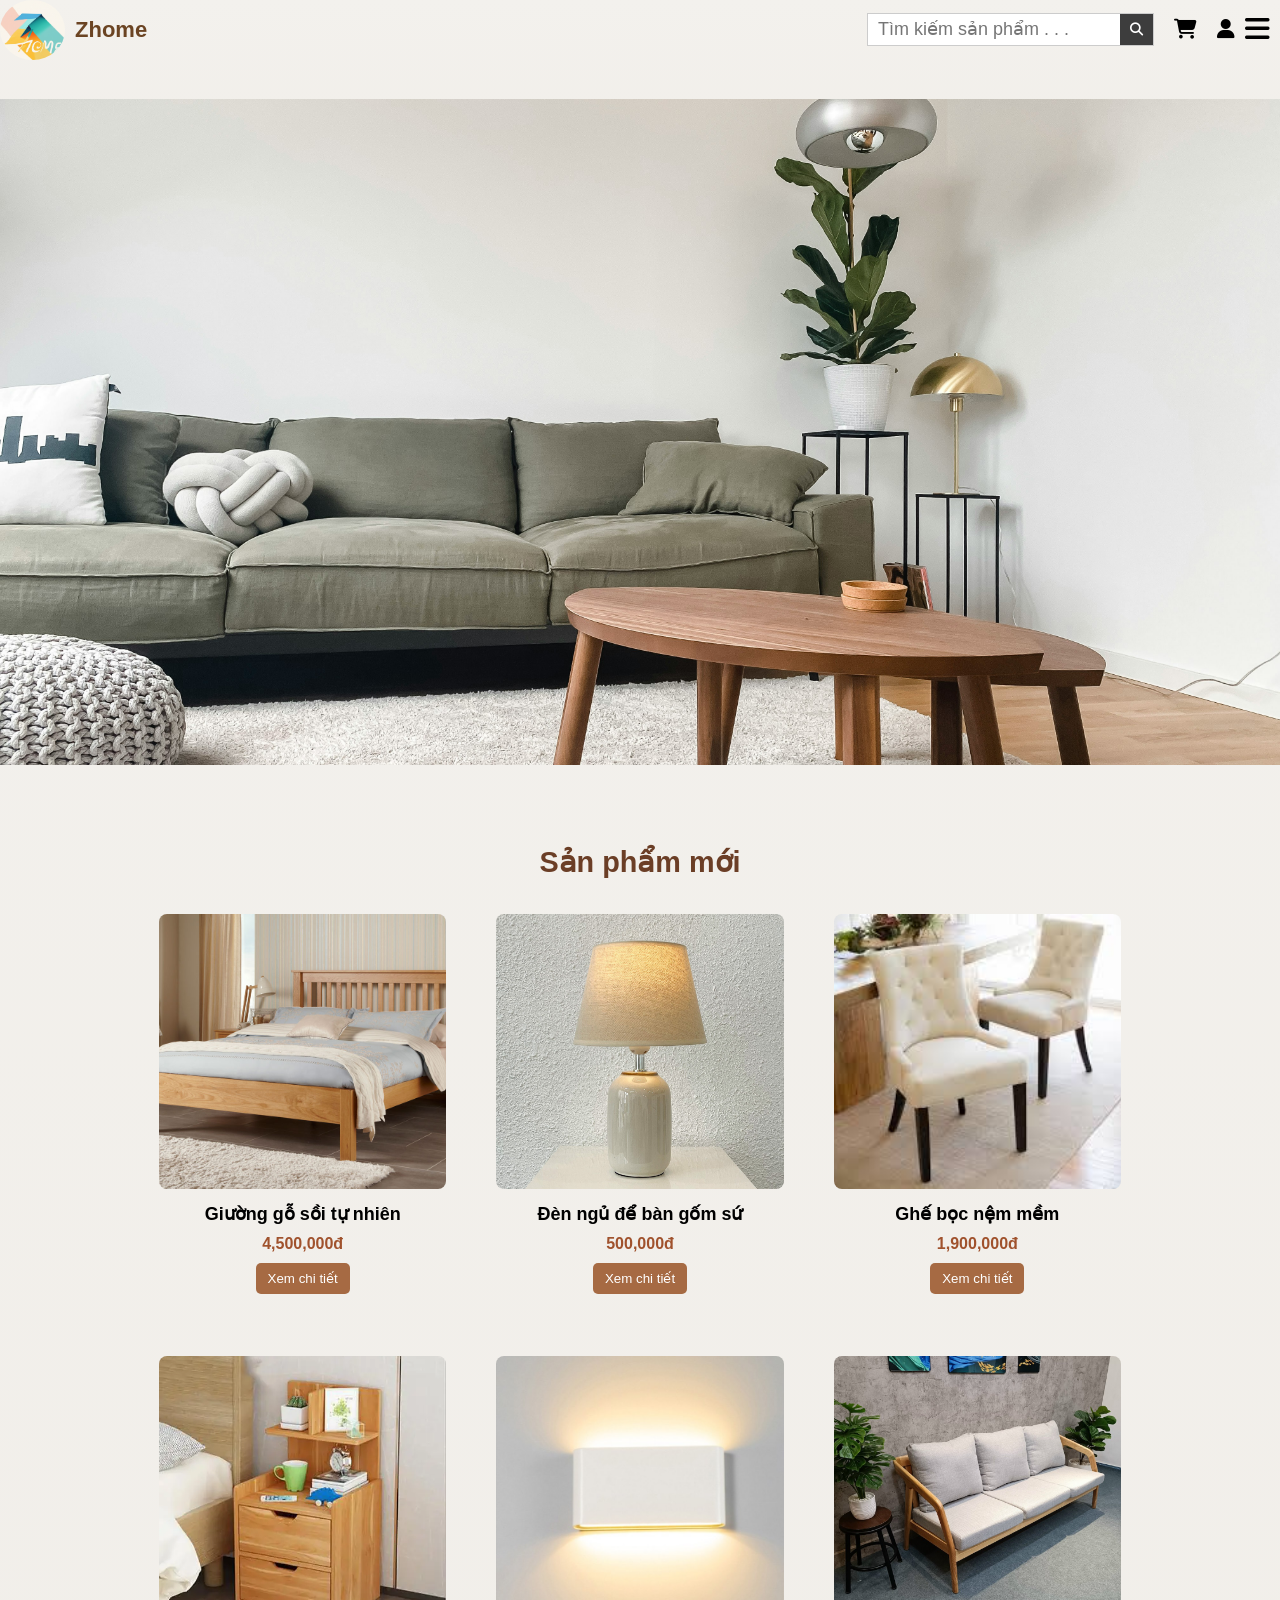
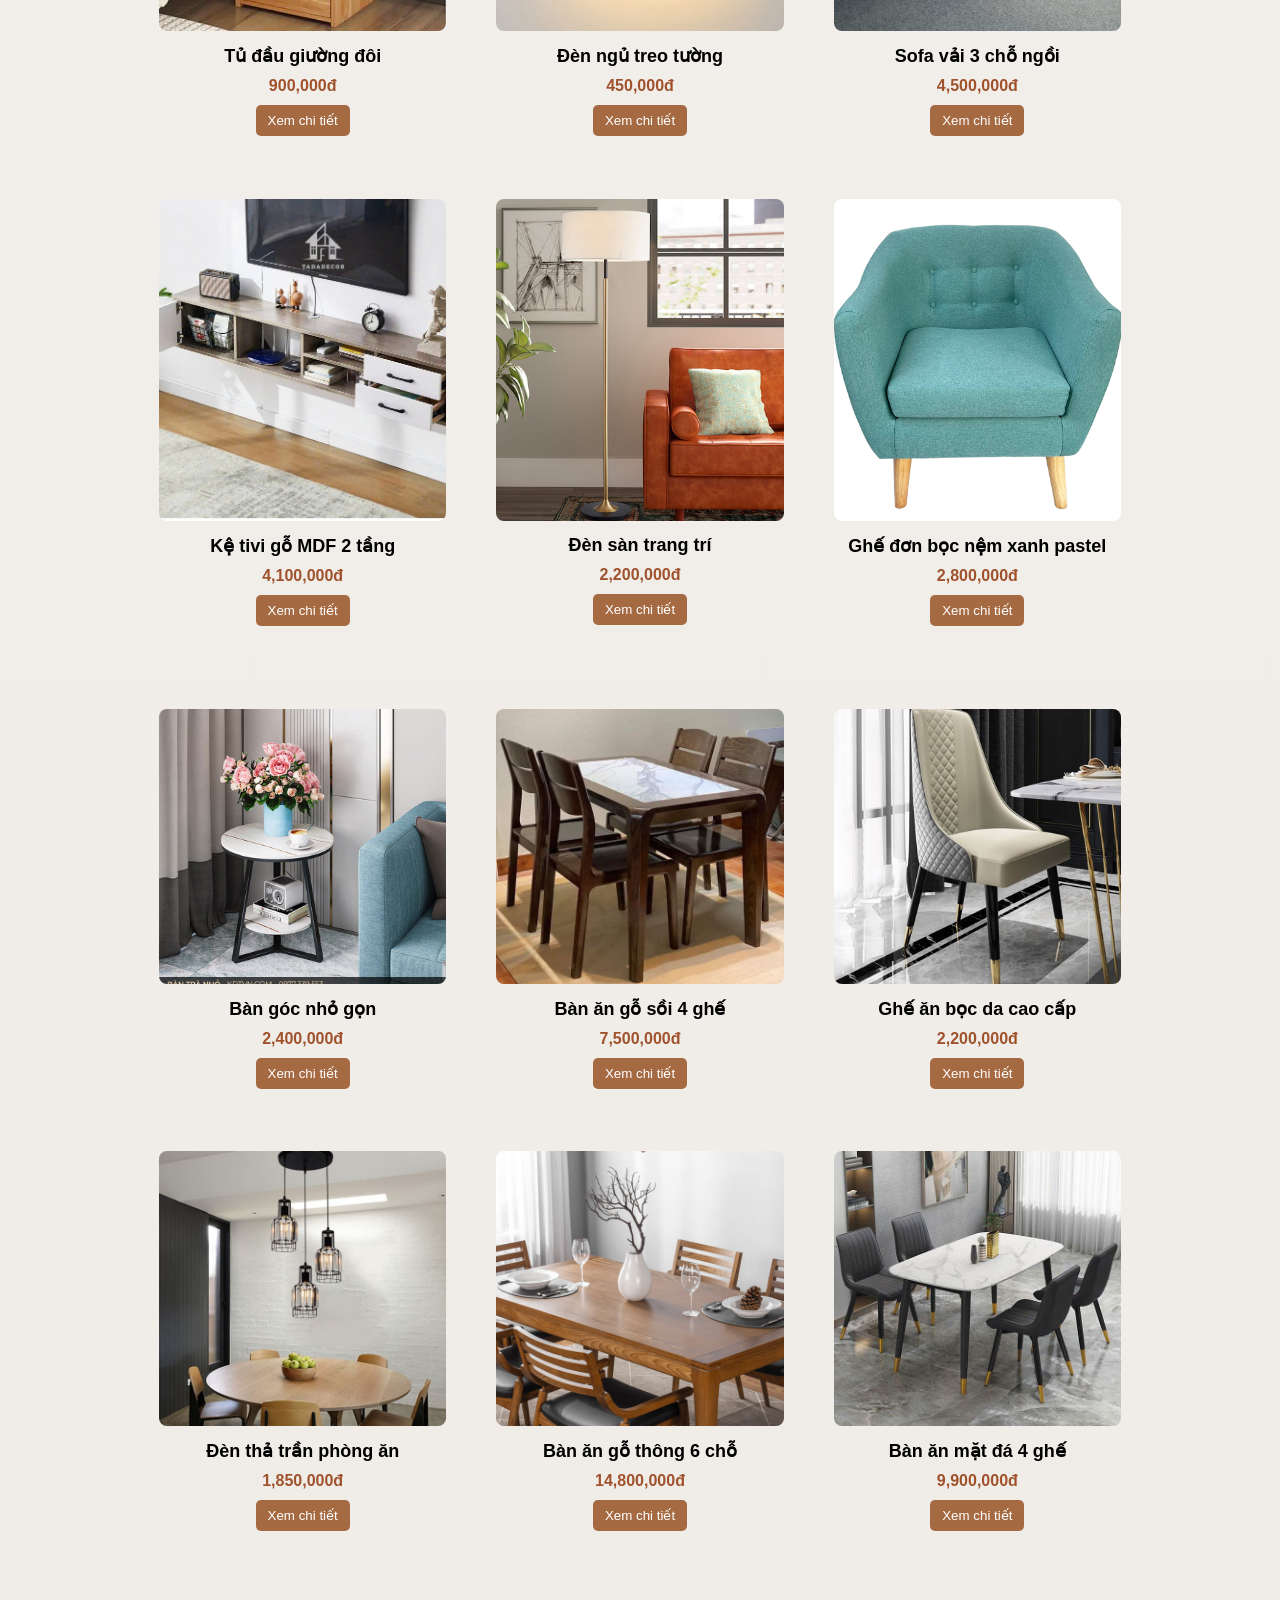
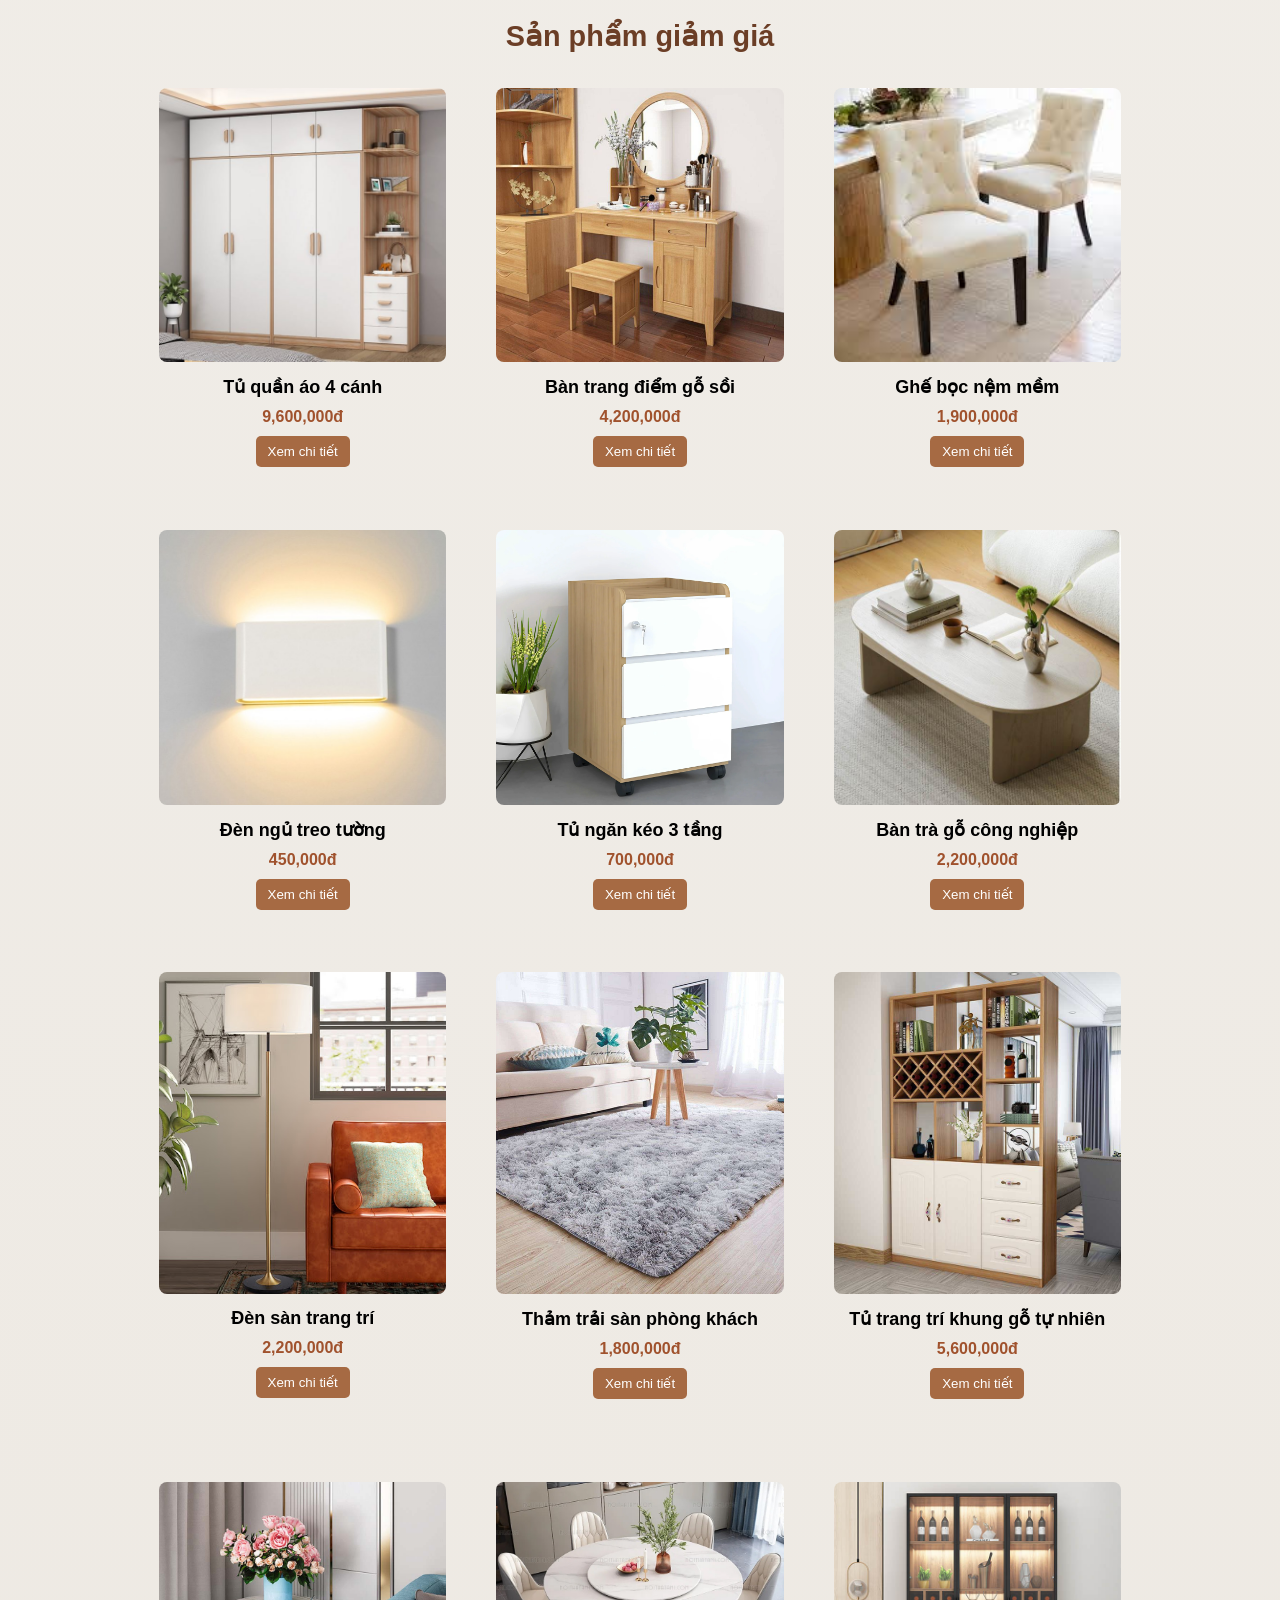
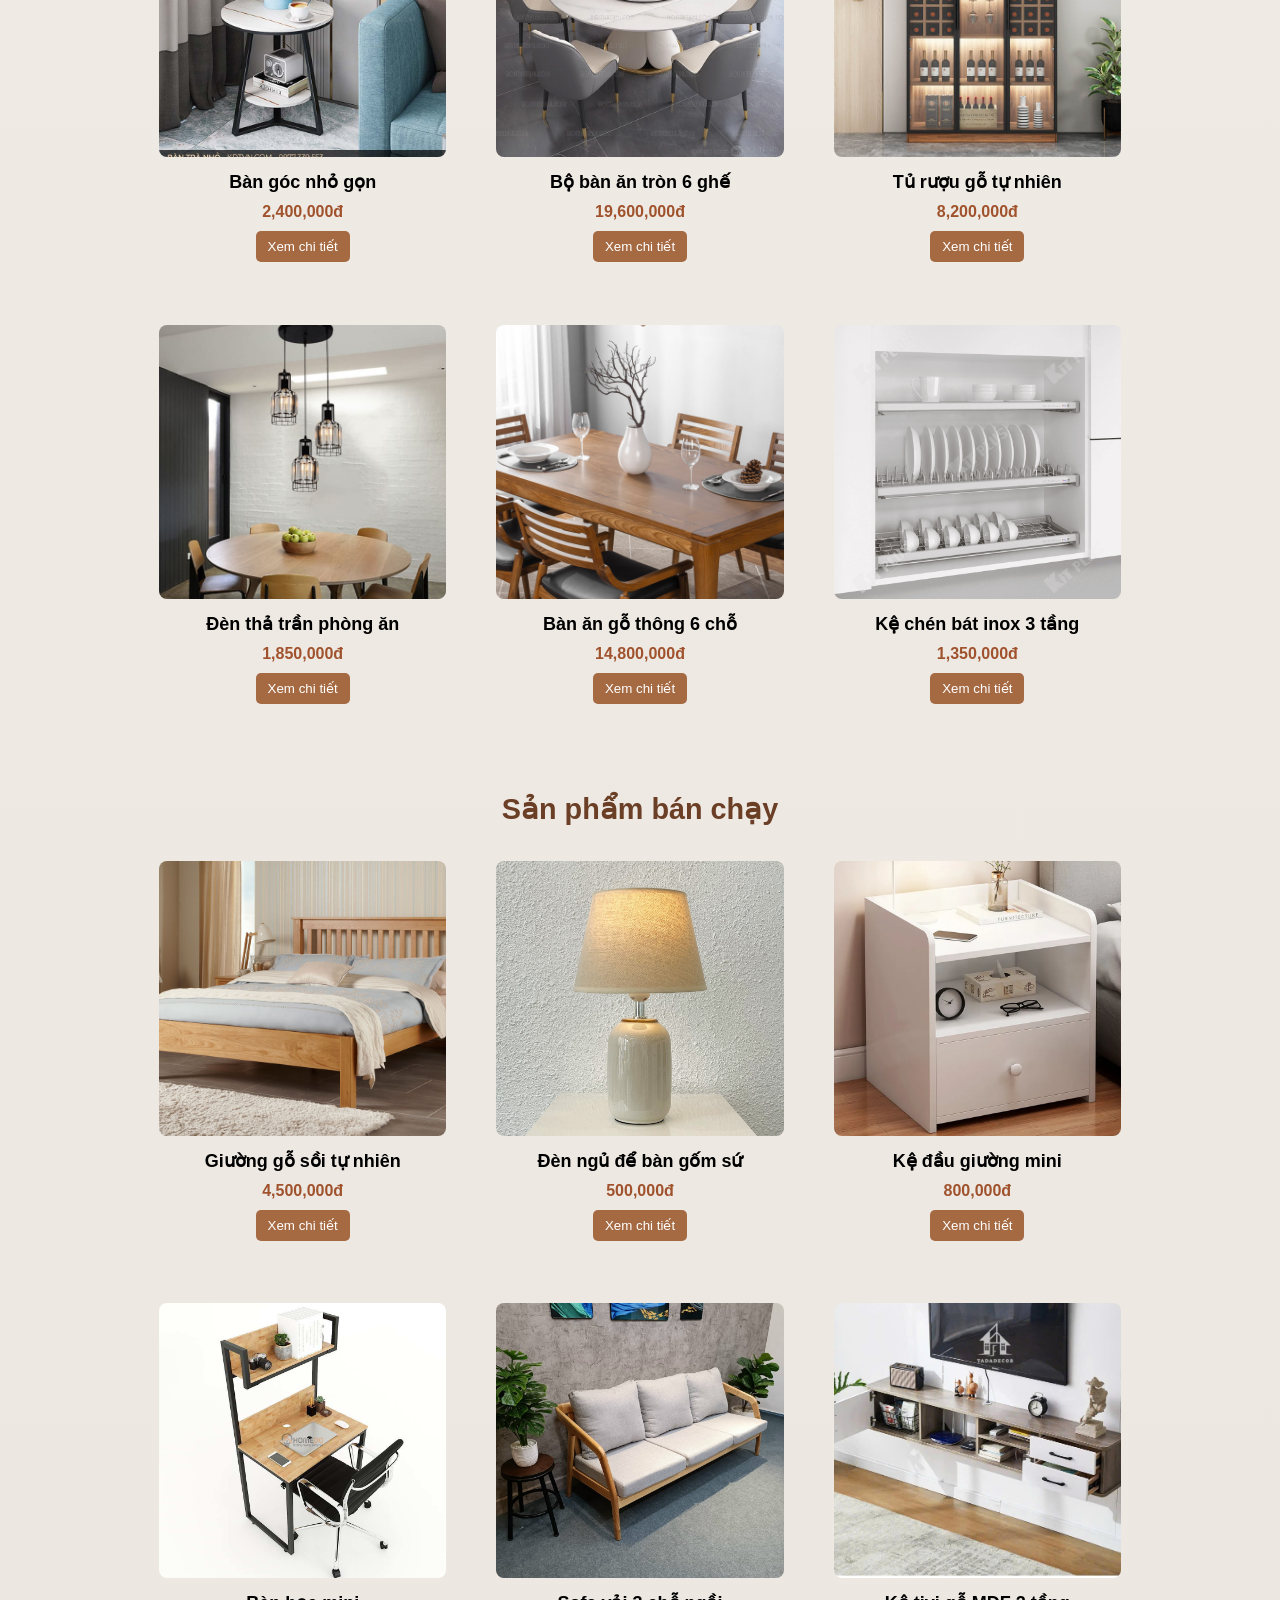
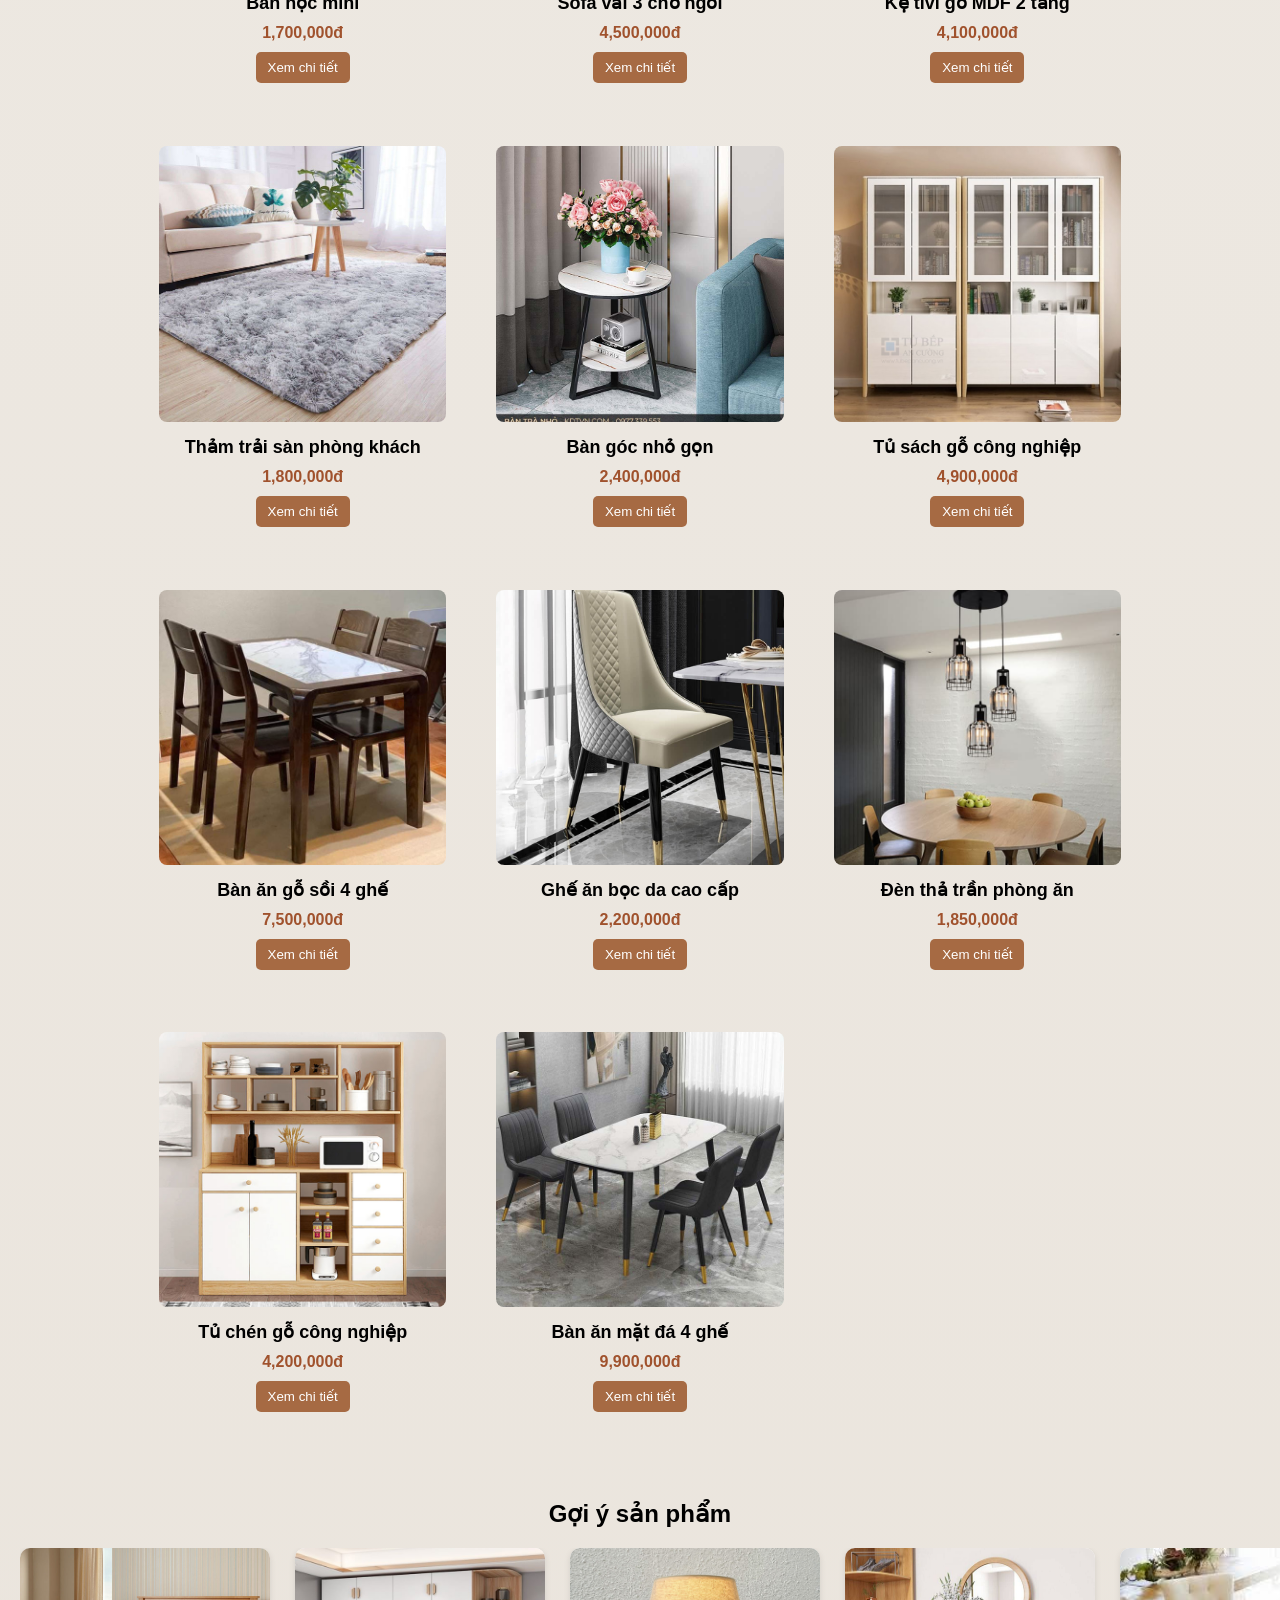
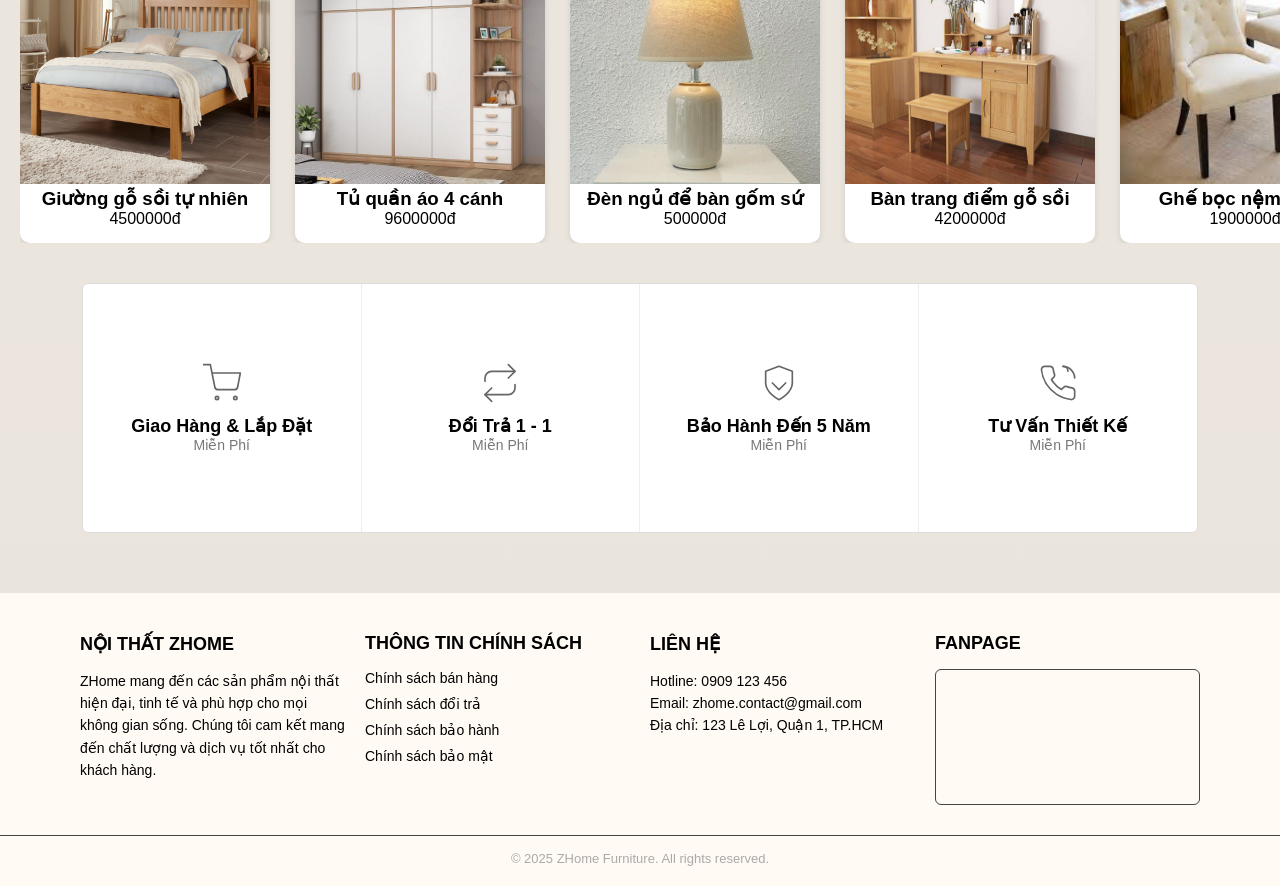
<file: index.html>
<!DOCTYPE html>
<html lang="en">
  <head>
    <meta charset="UTF-8" />
    <meta name="viewport" content="width=device-width, initial-scale=1.0" />
    <title>Zhome - Nội thất hiện đại</title>
    <link rel="stylesheet" href="src/css/home.css" />
    <link rel="stylesheet" href="src/css/nav.css" />
    <link rel="stylesheet" href="src/css/footer.css" />
    <link
      rel="stylesheet"
      href="https://cdnjs.cloudflare.com/ajax/libs/font-awesome/6.4.2/css/all.min.css"
    />
  </head>
  <body>
    <!-- Thanh điều hướng (Navigation) -->
    <nav class="navbar">
      <div class="nav-left">
        <a href="index.html" class="brand">
          <img src="images/logo8 - Copy.jfif" alt="Zhome logo" class="logo" />
          <strong>Zhome</strong>
        </a>
      </div>
      <div class="nav-middle">
        <ul>
          <li class="dropdown">
            <a href="products.html">Sản phẩm</a>
            <ul class="dropdown-menu">
              <li><a href="products.html?category=bedroom">Phòng ngủ</a></li>
              <li>
                <a href="products.html?category=livingroom">Phòng khách</a>
              </li>
              <li><a href="products.html?category=diningroom">Phòng ăn</a></li>
              <li>
                <a href="products.html?category=office">Phòng làm việc</a>
              </li>
            </ul>
          </li>
          <li><a href="#">Khuyến mãi</a></li>
          <li><a href="#">Tin tức</a></li>
          <li><a href="about.html">Về Zhome</a></li>
        </ul>
      </div>
      <div class="nav-right">
        <form class="search-bar" id="search-form">
          <input
            type="search"
            id="search-input"
            placeholder="Tìm kiếm sản phẩm . . ."
          />
          <button type="submit"><i class="fa fa-search"></i></button>
        </form>
        <div class="cart">
          <a href="cart.html">
            <i class="fa fa-shopping-cart"></i>
            <span>Giỏ hàng</span>
          </a>
        </div>
        <div class="login">
          <a href="login.html">
            <i class="fa fa-user"></i>
            <span>Đăng nhập /</span>
          </a>
          <a href="register.html"> <span>Đăng ký</span> </a>
        </div>
      </div>

      <div class="menu-toggle">
        <i class="fa fa-bars"></i>
      </div>
    </nav>

    <header>
      <div class="banner">
        <div class="slides">
          <img src="images/banners/banner1.jpg" class="active" alt="Banner 1" />
          <img src="images/banners/banner2.jpg" alt="Banner 2" />
          <img src="images/banners/banner3.jpg" alt="Banner 3" />
          <img src="images/banners/banner4.jpg" alt="Banner 4" />
        </div>
        <button class="prev">&#10094;</button>
        <button class="next">&#10095;</button>
      </div>
    </header>

    <!-- Nội dung chính -->
    <main>
      <!-- Khung sản phẩm -->
      <!-- Section 1: Sản phẩm mới -->
      <section class="product-section">
        <h2>Sản phẩm mới</h2>
        <div class="product-list" id="new-products"></div>
      </section>

      <!-- Section 2: Sản phẩm giảm giá -->
      <section class="product-section">
        <h2>Sản phẩm giảm giá</h2>
        <div class="product-list" id="sale-products"></div>
      </section>

      <!-- Section 3: Sản phẩm bán chạy -->
      <section class="product-section">
        <h2>Sản phẩm bán chạy</h2>
        <div class="product-list" id="best-products"></div>
      </section>

      <!-- Section 4: Gợi ý sản phẩm -->
      <section class="suggestion-section">
        <h2>Gợi ý sản phẩm</h2>
        <div class="carousel-wrapper">
          <div id="suggestion-track"></div>
        </div>
      </section>

      <!-- Phần chính sách ưu đãi của cửa hàng-->
      <div class="service-container">
        <div class="service-item">
          <div class="icon">
            <svg
              xmlns="http://www.w3.org/2000/svg"
              width="48"
              height="48"
              viewBox="0 0 24 24"
              fill="none"
              stroke="currentColor"
              stroke-width="1.5"
              stroke-linecap="round"
              stroke-linejoin="round"
              class="feather feather-shopping-cart"
            >
              <circle cx="9" cy="21" r="1"></circle>
              <circle cx="20" cy="21" r="1"></circle>
              <path
                d="M1 1h4l2.68 13.39a2 2 0 0 0 2 1.61h9.72a2 2 0 0 0 2-1.61L23 6H6"
              ></path>
            </svg>
          </div>
          <div class="title">Giao Hàng & Lắp Đặt</div>
          <div class="subtitle">Miễn Phí</div>
        </div>
        <div class="service-item">
          <div class="icon">
            <svg
              xmlns="http://www.w3.org/2000/svg"
              width="48"
              height="48"
              viewBox="0 0 24 24"
              fill="none"
              stroke="currentColor"
              stroke-width="1.5"
              stroke-linecap="round"
              stroke-linejoin="round"
              class="feather feather-repeat"
            >
              <polyline points="17 1 21 5 17 9"></polyline>
              <path d="M3 11V9a4 4 0 0 1 4-4h14"></path>
              <polyline points="7 23 3 19 7 15"></polyline>
              <path d="M21 13v2a4 4 0 0 1-4 4H3"></path>
            </svg>
          </div>
          <div class="title">Đổi Trả 1 - 1</div>
          <div class="subtitle">Miễn Phí</div>
        </div>
        <div class="service-item">
          <div class="icon">
            <svg
              xmlns="http://www.w3.org/2000/svg"
              width="48"
              height="48"
              viewBox="0 0 24 24"
              fill="none"
              stroke="currentColor"
              stroke-width="1.5"
              stroke-linecap="round"
              stroke-linejoin="round"
              class="feather feather-shield"
            >
              <path d="M12 22s8-4 8-10V5l-8-3-8 3v7c0 6 8 10 8 10z"></path>
              <polyline points="8 12 12 16 16 12"></polyline>
            </svg>
          </div>
          <div class="title">Bảo Hành Đến 5 Năm</div>
          <div class="subtitle">Miễn Phí</div>
        </div>
        <div class="service-item">
          <div class="icon">
            <svg
              xmlns="http://www.w3.org/2000/svg"
              width="48"
              height="48"
              viewBox="0 0 24 24"
              fill="none"
              stroke="currentColor"
              stroke-width="1.5"
              stroke-linecap="round"
              stroke-linejoin="round"
              class="feather feather-phone-call"
            >
              <path
                d="M22 16.92v3a2 2 0 0 1-2.18 2 19.79 19.79 0 0 1-8.63-3.07 19.5 19.5 0 0 1-6.01-6.01 19.79 19.79 0 0 1-3.07-8.63A2 2 0 0 1 4.11 2h3a2 2 0 0 1 2 1.72 12.84 12.84 0 0 0 .7 2.81 2 2 0 0 1-.45 2.11L8.09 9.91a16 16 0 0 0 6 6l1.27-1.27a2 2 0 0 1 2.11-.45 12.84 12.84 0 0 0 2.81.7A2 2 0 0 1 22 16.92z"
              ></path>
              <path d="M15 2c1.7 0 3 1.3 3 3"></path>
              <path d="M15 2c3.7 0 7 3.3 7 7"></path>
            </svg>
          </div>
          <div class="title">Tư Vấn Thiết Kế</div>
          <div class="subtitle">Miễn Phí</div>
        </div>
      </div>
    </main>

    <!-- Footer -->
    <footer class="footer">
      <div class="footer-container">
        <!-- Cột 1: Giới thiệu thương hiệu -->
        <div class="footer-column">
          <h3>NỘI THẤT ZHOME</h3>
          <p>
            ZHome mang đến các sản phẩm nội thất hiện đại, tinh tế và phù hợp
            cho mọi không gian sống. Chúng tôi cam kết mang đến chất lượng và
            dịch vụ tốt nhất cho khách hàng.
          </p>
        </div>

        <!-- Cột 2: Thông tin chính sách -->
        <div class="footer-column">
          <h3>THÔNG TIN CHÍNH SÁCH</h3>
          <ul>
            <li><a href="about.html">Chính sách bán hàng</a></li>
            <li><a href="about.html">Chính sách đổi trả</a></li>
            <li><a href="about.html">Chính sách bảo hành</a></li>
            <li><a href="about.html">Chính sách bảo mật</a></li>
          </ul>
        </div>

        <!-- Cột 3: Thông tin liên hệ -->
        <div class="footer-column">
          <h3>LIÊN HỆ</h3>
          <p>Hotline: 0909 123 456</p>
          <p>Email: zhome.contact@gmail.com</p>
          <p>Địa chỉ: 123 Lê Lợi, Quận 1, TP.HCM</p>
        </div>

        <!-- Cột 4: Fanpage -->
        <div class="footer-column">
          <h3>FANPAGE</h3>
          <div class="fanpage-box">
            <iframe
              src="https://www.facebook.com/plugins/page.php?
          href=https%3A%2F%2Fwww.facebook.com%2Fprofile.php%3Fid%3D61583227545841%26locale%3Dvi_VN&
          tabs=timeline&width=280&height=130&small_header=true&
          adapt_container_width=true&hide_cover=false&show_facepile=true"
              width="100%"
              height="130"
              style="border: none; overflow: hidden"
              scrolling="no"
              frameborder="0"
              allowfullscreen="true"
              allow="autoplay; clipboard-write; encrypted-media; picture-in-picture; web-share"
            >
            </iframe>
          </div>
        </div>
      </div>

      <!-- Bản quyền -->
      <div class="footer-bottom">
        <p>© 2025 ZHome Furniture. All rights reserved.</p>
      </div>
    </footer>

    <script src="src/js/home.js"></script>
    <script src="src/js/nav.js"></script>
    <script src="src/js/search.js"></script>
  </body>
</html>
</file>
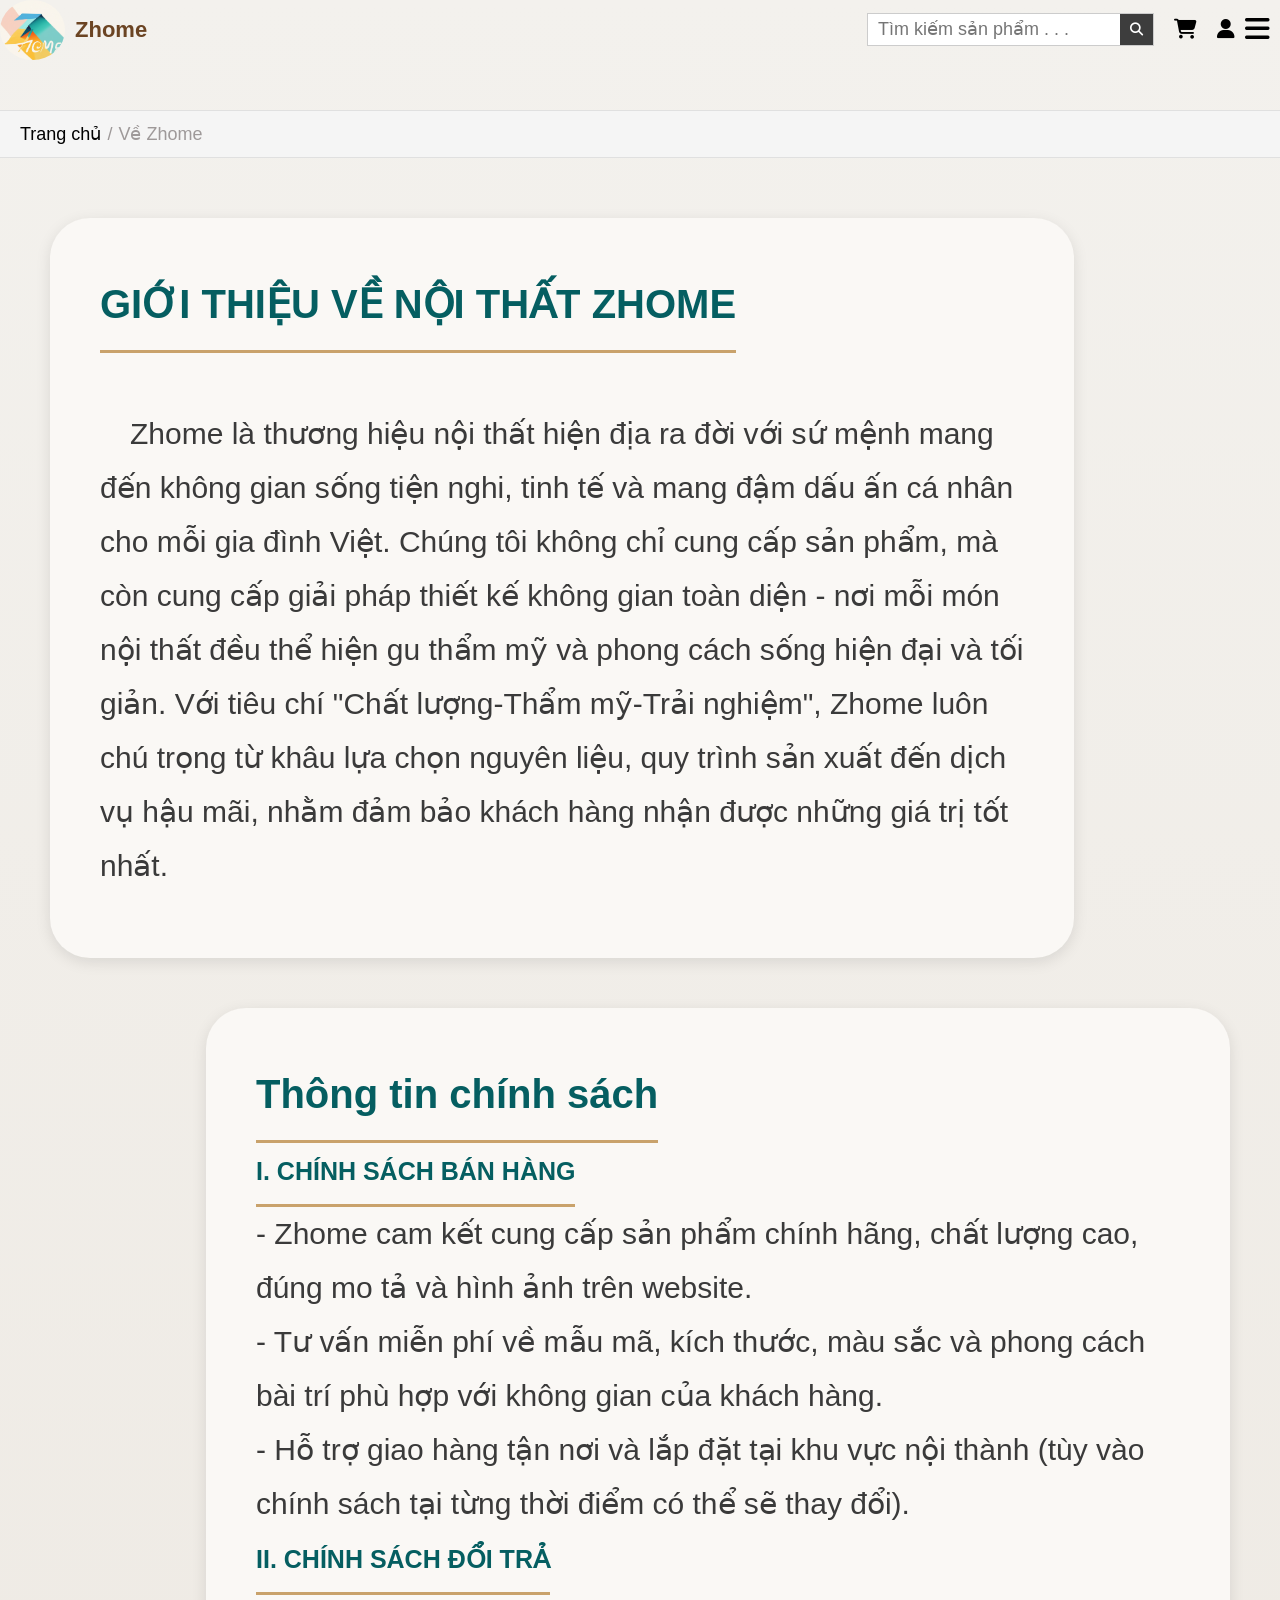
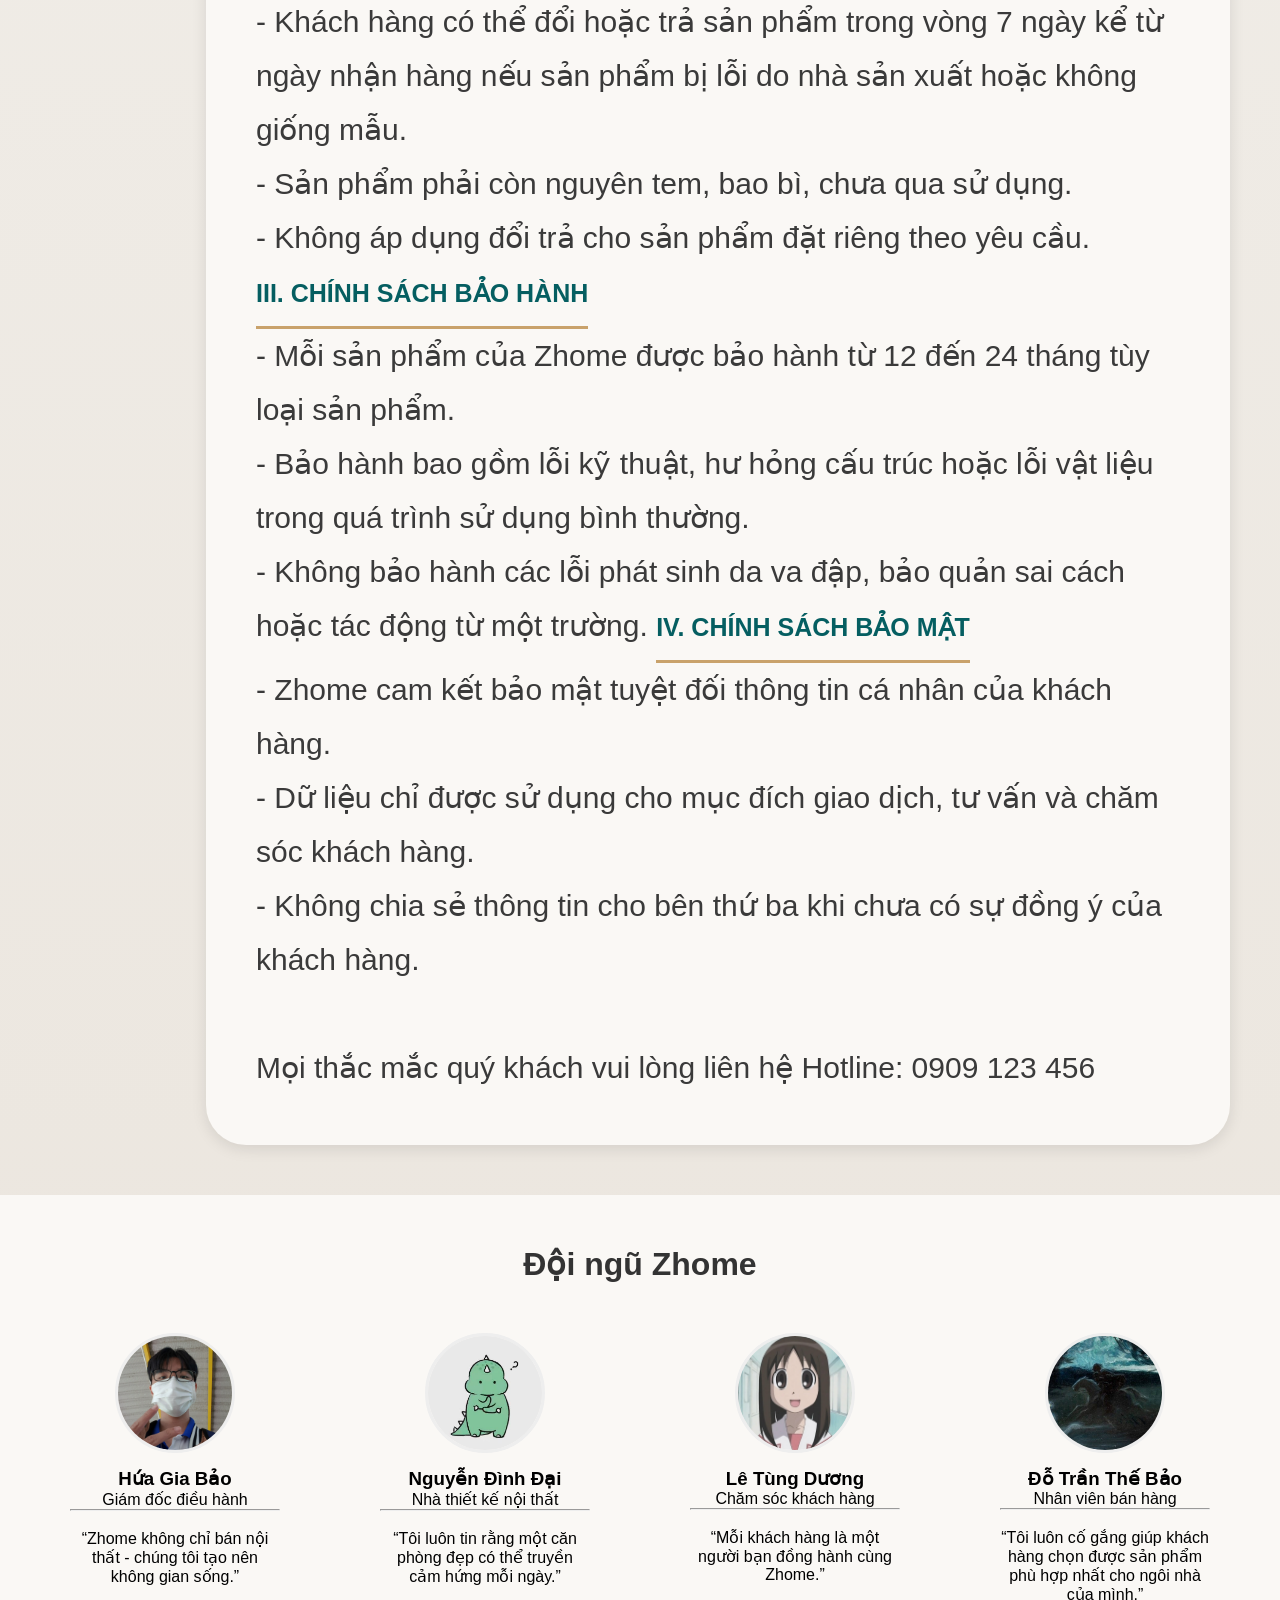
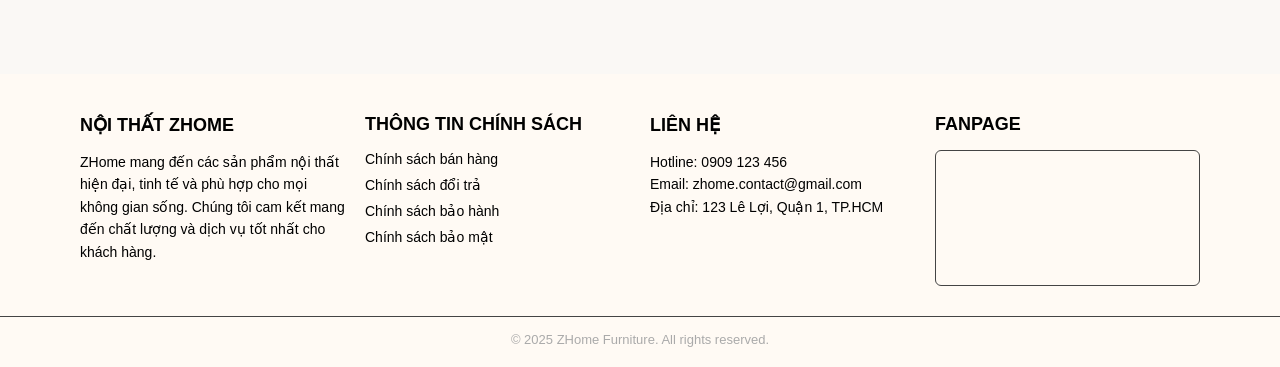
<file: about.html>
<!DOCTYPE html>
<html lang="en">
  <head>
    <meta charset="UTF-8" />
    <meta name="viewport" content="width=device-width, initial-scale=1.0" />
    <title>Về Zhome</title>
    <link rel="stylesheet" href="src/css/about.css" />
    <link rel="stylesheet" href="src/css/nav.css" />
    <link rel="stylesheet" href="src/css/breadcrumb.css" />
    <link rel="stylesheet" href="src/css/footer.css" />
    <link
      rel="stylesheet"
      href="https://cdnjs.cloudflare.com/ajax/libs/font-awesome/6.4.2/css/all.min.css"
    />
  </head>
  <body>
    <!-- Thanh điều hướng (Navigation) -->
    <nav class="navbar">
      <div class="nav-left">
        <a href="index.html" class="brand">
          <img src="images/logo8 - Copy.jfif" alt="Zhome logo" class="logo" />
          <strong>Zhome</strong>
        </a>
      </div>
      <div class="nav-middle">
        <ul>
          <li class="dropdown">
            <a href="products.html">Sản phẩm</a>
            <ul class="dropdown-menu">
              <li><a href="products.html?category=bedroom">Phòng ngủ</a></li>
              <li>
                <a href="products.html?category=livingroom">Phòng khách</a>
              </li>
              <li><a href="products.html?category=diningroom">Phòng ăn</a></li>
              <li>
                <a href="products.html?category=office">Phòng làm việc</a>
              </li>
            </ul>
          </li>
          <li><a href="#">Khuyến mãi</a></li>
          <li><a href="#">Tin tức</a></li>
          <li><a href="about.html">Về Zhome</a></li>
        </ul>
      </div>
      <div class="nav-right">
        <form class="search-bar" id="search-form">
          <input
            type="search"
            id="search-input"
            placeholder="Tìm kiếm sản phẩm . . ."
          />
          <button type="submit"><i class="fa fa-search"></i></button>
        </form>
        <div class="cart">
          <a href="cart.html">
            <i class="fa fa-shopping-cart"></i>
            <span>Giỏ hàng</span>
          </a>
        </div>
        <div class="login">
          <a href="login.html">
            <i class="fa fa-user"></i>
            <span>Đăng nhập /</span>
          </a>
          <a href="register.html"> <span>Đăng ký</span> </a>
        </div>
      </div>

      <div class="menu-toggle">
        <i class="fa fa-bars"></i>
      </div>
    </nav>
    <nav class="breadcrumb" id="breadcrumb"></nav>

    <header></header>
    <!-- Phần nội dung -->
    <main>
      <!-- Giới thiệu về ZHOME-->
      <div class="first-main">
        <h1>GIỚI THIỆU VỀ NỘI THẤT ZHOME</h1>
        <br /><br />

        <p>
          Zhome là thương hiệu nội thất hiện địa ra đời với sứ mệnh mang đến
          không gian sống tiện nghi, tinh tế và mang đậm dấu ấn cá nhân cho mỗi
          gia đình Việt. Chúng tôi không chỉ cung cấp sản phẩm, mà còn cung cấp
          giải pháp thiết kế không gian toàn diện - nơi mỗi món nội thất đều thể
          hiện gu thẩm mỹ và phong cách sống hiện đại và tối giản. Với tiêu chí
          "Chất lượng-Thẩm mỹ-Trải nghiệm", Zhome luôn chú trọng từ khâu lựa
          chọn nguyên liệu, quy trình sản xuất đến dịch vụ hậu mãi, nhằm đảm bảo
          khách hàng nhận được những giá trị tốt nhất.
          <br />
        </p>
      </div>
      <!-- Thông tin chính sách -->
      <div class="last-main">
        <h1>Thông tin chính sách</h1>
        <br />
        <h3>I. CHÍNH SÁCH BÁN HÀNG</h3>
        <br />
        - Zhome cam kết cung cấp sản phẩm chính hãng, chất lượng cao, đúng mo tả
        và hình ảnh trên website.
        <br />
        - Tư vấn miễn phí về mẫu mã, kích thước, màu sắc và phong cách bài trí
        phù hợp với không gian của khách hàng.
        <br />
        - Hỗ trợ giao hàng tận nơi và lắp đặt tại khu vực nội thành (tùy vào
        chính sách tại từng thời điểm có thể sẽ thay đổi).
        <br />

        <h3>II. CHÍNH SÁCH ĐỔI TRẢ</h3>
        <br />
        - Khách hàng có thể đổi hoặc trả sản phẩm trong vòng 7 ngày kể từ ngày
        nhận hàng nếu sản phẩm bị lỗi do nhà sản xuất hoặc không giống mẫu.
        <br />
        - Sản phẩm phải còn nguyên tem, bao bì, chưa qua sử dụng.
        <br />
        - Không áp dụng đổi trả cho sản phẩm đặt riêng theo yêu cầu.
        <br />

        <h3>III. CHÍNH SÁCH BẢO HÀNH</h3>
        <br />
        - Mỗi sản phẩm của Zhome được bảo hành từ 12 đến 24 tháng tùy loại sản
        phẩm.
        <br />
        - Bảo hành bao gồm lỗi kỹ thuật, hư hỏng cấu trúc hoặc lỗi vật liệu
        trong quá trình sử dụng bình thường.
        <br />
        - Không bảo hành các lỗi phát sinh da va đập, bảo quản sai cách hoặc tác
        động từ một trường.

        <h3>IV. CHÍNH SÁCH BẢO MẬT</h3>
        <br />
        - Zhome cam kết bảo mật tuyệt đối thông tin cá nhân của khách hàng.
        <br />
        - Dữ liệu chỉ được sử dụng cho mục đích giao dịch, tư vấn và chăm sóc
        khách hàng.
        <br />
        - Không chia sẻ thông tin cho bên thứ ba khi chưa có sự đồng ý của khách
        hàng.
        <br /><br />

        Mọi thắc mắc quý khách vui lòng liên hệ Hotline: 0909 123 456
      </div>

      <section class="team">
        <h2>Đội ngũ Zhome</h2>
        <div class="team-container">
          <div class="member">
            <img src="images/Bao-Hua.jfif" alt="CEO Zhome" />
            <h3>Hứa Gia Bảo</h3>
            <p>Giám đốc điều hành</p>
            <hr />
            <br />
            <p>
              “Zhome không chỉ bán nội thất - chúng tôi tạo nên không gian
              sống.”
            </p>
          </div>
          <div class="member">
            <img src="images/Dai-Nguyen.jpg" alt="Designer" />
            <h3>Nguyễn Đình Đại</h3>
            <p>Nhà thiết kế nội thất</p>
            <hr />
            <br />
            <p>
              “Tôi luôn tin rằng một căn phòng đẹp có thể truyền cảm hứng mỗi
              ngày.”
            </p>
          </div>
          <div class="member">
            <img src="images/Duong-Le.jpg" alt="Customer Support" />
            <h3>Lê Tùng Dương</h3>
            <p>Chăm sóc khách hàng</p>
            <hr />
            <br />
            <p>“Mỗi khách hàng là một người bạn đồng hành cùng Zhome.”</p>
          </div>
          <div class="member">
            <img src="images/7Gao.jpg" alt="Sales Representative" />
            <h3>Đỗ Trần Thế Bảo</h3>
            <p class="role">Nhân viên bán hàng</p>
            <hr />
            <br />
            <p class="quote">
              “Tôi luôn cố gắng giúp khách hàng chọn được sản phẩm phù hợp nhất
              cho ngôi nhà của mình.”
            </p>
          </div>
        </div>
      </section>
    </main>

    <!-- Footer -->
    <footer class="footer">
      <div class="footer-container">
        <!-- Cột 1: Giới thiệu thương hiệu -->
        <div class="footer-column">
          <h3>NỘI THẤT ZHOME</h3>
          <p>
            ZHome mang đến các sản phẩm nội thất hiện đại, tinh tế và phù hợp
            cho mọi không gian sống. Chúng tôi cam kết mang đến chất lượng và
            dịch vụ tốt nhất cho khách hàng.
          </p>
        </div>

        <!-- Cột 2: Thông tin chính sách -->
        <div class="footer-column">
          <h3>THÔNG TIN CHÍNH SÁCH</h3>
          <ul>
            <li><a href="about.html">Chính sách bán hàng</a></li>
            <li><a href="about.html">Chính sách đổi trả</a></li>
            <li><a href="about.html">Chính sách bảo hành</a></li>
            <li><a href="about.html">Chính sách bảo mật</a></li>
          </ul>
        </div>

        <!-- Cột 3: Thông tin liên hệ -->
        <div class="footer-column">
          <h3>LIÊN HỆ</h3>
          <p>Hotline: 0909 123 456</p>
          <p>Email: zhome.contact@gmail.com</p>
          <p>Địa chỉ: 123 Lê Lợi, Quận 1, TP.HCM</p>
        </div>

        <!-- Cột 4: Fanpage -->
        <div class="footer-column">
          <h3>FANPAGE</h3>
          <div class="fanpage-box">
            <iframe
              src="https://www.facebook.com/plugins/page.php?
          href=https%3A%2F%2Fwww.facebook.com%2Fprofile.php%3Fid%3D61583227545841%26locale%3Dvi_VN&
          tabs=timeline&width=280&height=130&small_header=true&
          adapt_container_width=true&hide_cover=false&show_facepile=true"
              width="100%"
              height="130"
              style="border: none; overflow: hidden"
              scrolling="no"
              frameborder="0"
              allowfullscreen="true"
              allow="autoplay; clipboard-write; encrypted-media; picture-in-picture; web-share"
            >
            </iframe>
          </div>
        </div>
      </div>

      <!-- Bản quyền -->
      <div class="footer-bottom">
        <p>© 2025 ZHome Furniture. All rights reserved.</p>
      </div>
    </footer>

    <script src="src/js/nav.js"></script>
    <script src="src/js/breadcrumb.js"></script>
  </body>
</html>
</file>
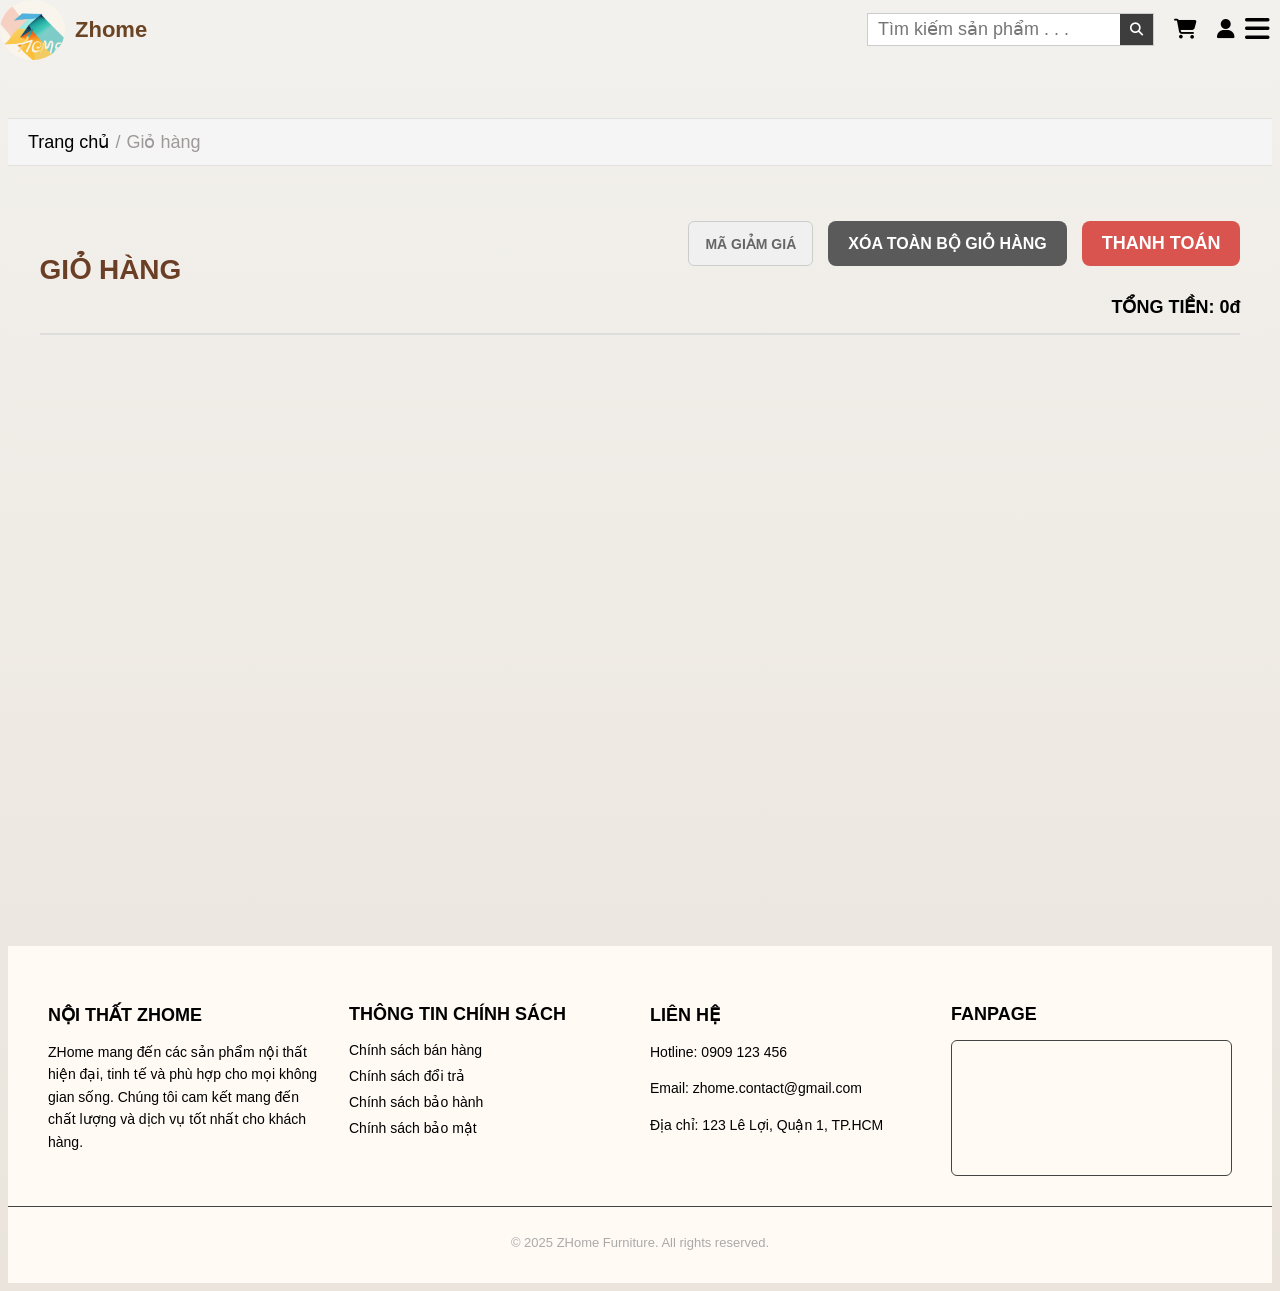
<file: cart.html>
<!DOCTYPE html>
<html lang="en">
  <head>
    <meta charset="UTF-8" />
    <meta name="viewport" content="width=device-width, initial-scale=1.0" />
    <title>Homepage</title>
    <link rel="stylesheet" href="src/css/cart.css" />
    <link rel="stylesheet" href="src/css/nav.css" />
    <link rel="stylesheet" href="src/css/breadcrumb.css" />
    <link rel="stylesheet" href="src/css/footer.css" />
    <link
      rel="stylesheet"
      href="https://cdnjs.cloudflare.com/ajax/libs/font-awesome/6.4.2/css/all.min.css"
    />
  </head>
  <body>
    <!-- Thanh điều hướng (Navigation) -->
    <nav class="navbar">
      <div class="nav-left">
        <a href="index.html" class="brand">
          <img src="images/logo8 - Copy.jfif" alt="Zhome logo" class="logo" />
          <strong>Zhome</strong>
        </a>
      </div>
      <div class="nav-middle">
        <ul>
          <li class="dropdown">
            <a href="products.html">Sản phẩm</a>
            <ul class="dropdown-menu">
              <li><a href="products.html?category=bedroom">Phòng ngủ</a></li>
              <li>
                <a href="products.html?category=livingroom">Phòng khách</a>
              </li>
              <li><a href="products.html?category=diningroom">Phòng ăn</a></li>
              <li>
                <a href="products.html?category=office">Phòng làm việc</a>
              </li>
            </ul>
          </li>
          <li><a href="#">Khuyến mãi</a></li>
          <li><a href="#">Tin tức</a></li>
          <li><a href="about.html">Về Zhome</a></li>
        </ul>
      </div>
      <div class="nav-right">
        <form class="search-bar" id="search-form">
          <input
            type="search"
            id="search-input"
            placeholder="Tìm kiếm sản phẩm . . ."
          />
          <button type="submit"><i class="fa fa-search"></i></button>
        </form>
        <div class="cart">
          <a href="cart.html">
            <i class="fa fa-shopping-cart"></i>
            <span>Giỏ hàng</span>
          </a>
        </div>
        <div class="login">
          <a href="login.html">
            <i class="fa fa-user"></i>
            <span>Đăng nhập /</span>
          </a>
          <a href="register.html"> <span>Đăng ký</span> </a>
        </div>
      </div>

      <div class="menu-toggle">
        <i class="fa fa-bars"></i>
      </div>
    </nav>

    <nav class="breadcrumb" id="breadcrumb"></nav>

    <main>
      <div class="cart-bar">
        <div class="cart-left">
          <span> GIỎ HÀNG</span>
        </div>

        <div class="cart-right">
          <div class="cart-buttons">
            <button class="discount-btn">MÃ GIẢM GIÁ</button>
            <button class="clear-cart-btn">XÓA TOÀN BỘ GIỎ HÀNG</button>
            <button id="checkout-btn">THANH TOÁN</button>
          </div>
          <span class="total">TỔNG TIỀN:</span>
        </div>
      </div>

      <!------------------------------ Header: Logo + tiêu đề ---------------------------------------->
      <ul class="cart-list"></ul>

      <div id="payment-box">
        <h3>Thanh toán đơn hàng</h3>
        <p class="pay-info">Số lượng sản phẩm: <span id="pay-qty">0</span></p>
        <p class="pay-info">Tổng thanh toán: <span id="pay-total">0đ</span></p>
        <img
          src="images/Rick_Roll_QR.png"
          id="payment-qr"
          alt="QR Thanh toán"
        />
      </div>
    </main>

    <!-- Footer -->
    <footer class="footer">
      <div class="footer-container">
        <!-- Cột 1: Giới thiệu thương hiệu -->
        <div class="footer-column">
          <h3>NỘI THẤT ZHOME</h3>
          <p>
            ZHome mang đến các sản phẩm nội thất hiện đại, tinh tế và phù hợp
            cho mọi không gian sống. Chúng tôi cam kết mang đến chất lượng và
            dịch vụ tốt nhất cho khách hàng.
          </p>
        </div>

        <!-- Cột 2: Thông tin chính sách -->
        <div class="footer-column">
          <h3>THÔNG TIN CHÍNH SÁCH</h3>
          <ul>
            <li><a href="about.html">Chính sách bán hàng</a></li>
            <li><a href="about.html">Chính sách đổi trả</a></li>
            <li><a href="about.html">Chính sách bảo hành</a></li>
            <li><a href="about.html">Chính sách bảo mật</a></li>
          </ul>
        </div>

        <!-- Cột 3: Thông tin liên hệ -->
        <div class="footer-column">
          <h3>LIÊN HỆ</h3>
          <p>Hotline: 0909 123 456</p>
          <p>Email: zhome.contact@gmail.com</p>
          <p>Địa chỉ: 123 Lê Lợi, Quận 1, TP.HCM</p>
        </div>

        <!-- Cột 4: Fanpage -->
        <div class="footer-column">
          <h3>FANPAGE</h3>
          <div class="fanpage-box">
            <iframe
              src="https://www.facebook.com/plugins/page.php?
          href=https%3A%2F%2Fwww.facebook.com%2Fprofile.php%3Fid%3D61583227545841%26locale%3Dvi_VN&
          tabs=timeline&width=280&height=130&small_header=true&
          adapt_container_width=true&hide_cover=false&show_facepile=true"
              width="100%"
              height="130"
              style="border: none; overflow: hidden"
              scrolling="no"
              frameborder="0"
              allowfullscreen="true"
              allow="autoplay; clipboard-write; encrypted-media; picture-in-picture; web-share"
            >
            </iframe>
          </div>
        </div>
      </div>

      <!-- Bản quyền -->
      <div class="footer-bottom">
        <p>© 2025 ZHome Furniture. All rights reserved.</p>
      </div>
    </footer>

    <script src="src/js/breadcrumb.js"></script>
    <script src="src/js/nav.js"></script>
    <script src="src/js/cart-api.js"></script>
    <script src="src/js/cart.js"></script>
  </body>
</html>
</file>
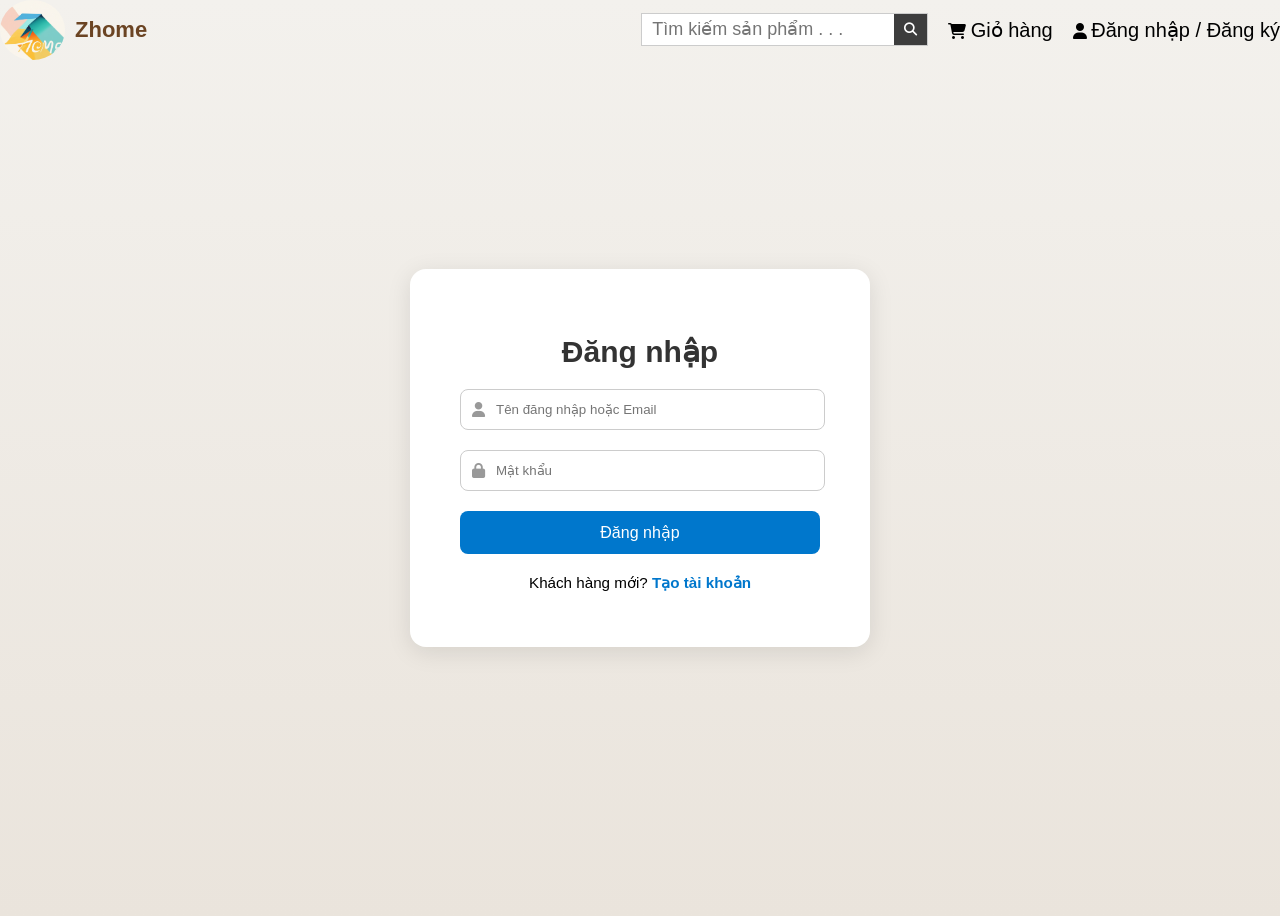
<file: login.html>
<!DOCTYPE html>
<html lang="vi">
  <head>
    <meta charset="UTF-8" />
    <meta name="viewport" content="width=device-width, initial-scale=1.0" />
    <title>Đăng nhập - Zhome</title>
    <link rel="stylesheet" href="src/css/login.css" />
    <link rel="stylesheet" href="src/css/nav.css" />
    <link
      rel="stylesheet"
      href="https://cdnjs.cloudflare.com/ajax/libs/font-awesome/6.4.2/css/all.min.css"
    />
  </head>
  <body>
    <!-- Thanh điều hướng (Navigation) -->
    <nav class="navbar">
      <div class="nav-left">
        <a href="index.html" class="brand">
          <img src="images/logo8 - Copy.jfif" alt="Zhome logo" class="logo" />
          <strong>Zhome</strong>
        </a>
      </div>
      <div class="nav-middle">
        <ul>
          <li class="dropdown">
            <a href="products.html">Sản phẩm</a>
            <ul class="dropdown-menu">
              <li><a href="products.html?category=bedroom">Phòng ngủ</a></li>
              <li>
                <a href="products.html?category=livingroom">Phòng khách</a>
              </li>
              <li><a href="products.html?category=diningroom">Phòng ăn</a></li>
              <li>
                <a href="products.html?category=office">Phòng làm việc</a>
              </li>
            </ul>
          </li>
          <li><a href="#">Khuyến mãi</a></li>
          <li><a href="#">Tin tức</a></li>
          <li><a href="about.html">Về Zhome</a></li>
        </ul>
      </div>
      <div class="nav-right">
        <div class="search-bar" id="searchForm">
          <input
            type="text"
            id="searchInput"
            placeholder="Tìm kiếm sản phẩm . . ."
          />
          <button type="submit"><i class="fa fa-search"></i></button>
        </div>
        <div class="cart">
          <i class="fa fa-shopping-cart"></i>
          <a href="cart.html"> Giỏ hàng</a>
        </div>
        <div class="login">
          <i class="fa fa-user"></i>
          <a href="login.html"> Đăng nhập / </a>
          <a href="register.html"> Đăng ký</a>
        </div>
      </div>
    </nav>

    <div class="login-container">
      <div class="login-box">
        <h2>Đăng nhập</h2>
        <form id="loginForm">
          <div class="input-group">
            <i class="fa fa-user"></i>
            <input
              type="text"
              id="log_username"
              placeholder="Tên đăng nhập hoặc Email"
              required
            />
          </div>

          <div class="input-group">
            <i class="fa fa-lock"></i>
            <input
              type="password"
              id="log_password"
              placeholder="Mật khẩu"
              required
            />
          </div>

          <button type="submit" class="btn-login">Đăng nhập</button>

          <p class="register-link">
            Khách hàng mới?
            <a href="register.html">Tạo tài khoản</a>
          </p>
        </form>
      </div>
    </div>
    <script src="src/js/nav.js"></script>
    <script src="src/js/login.js"></script>
  </body>
</html>
</file>
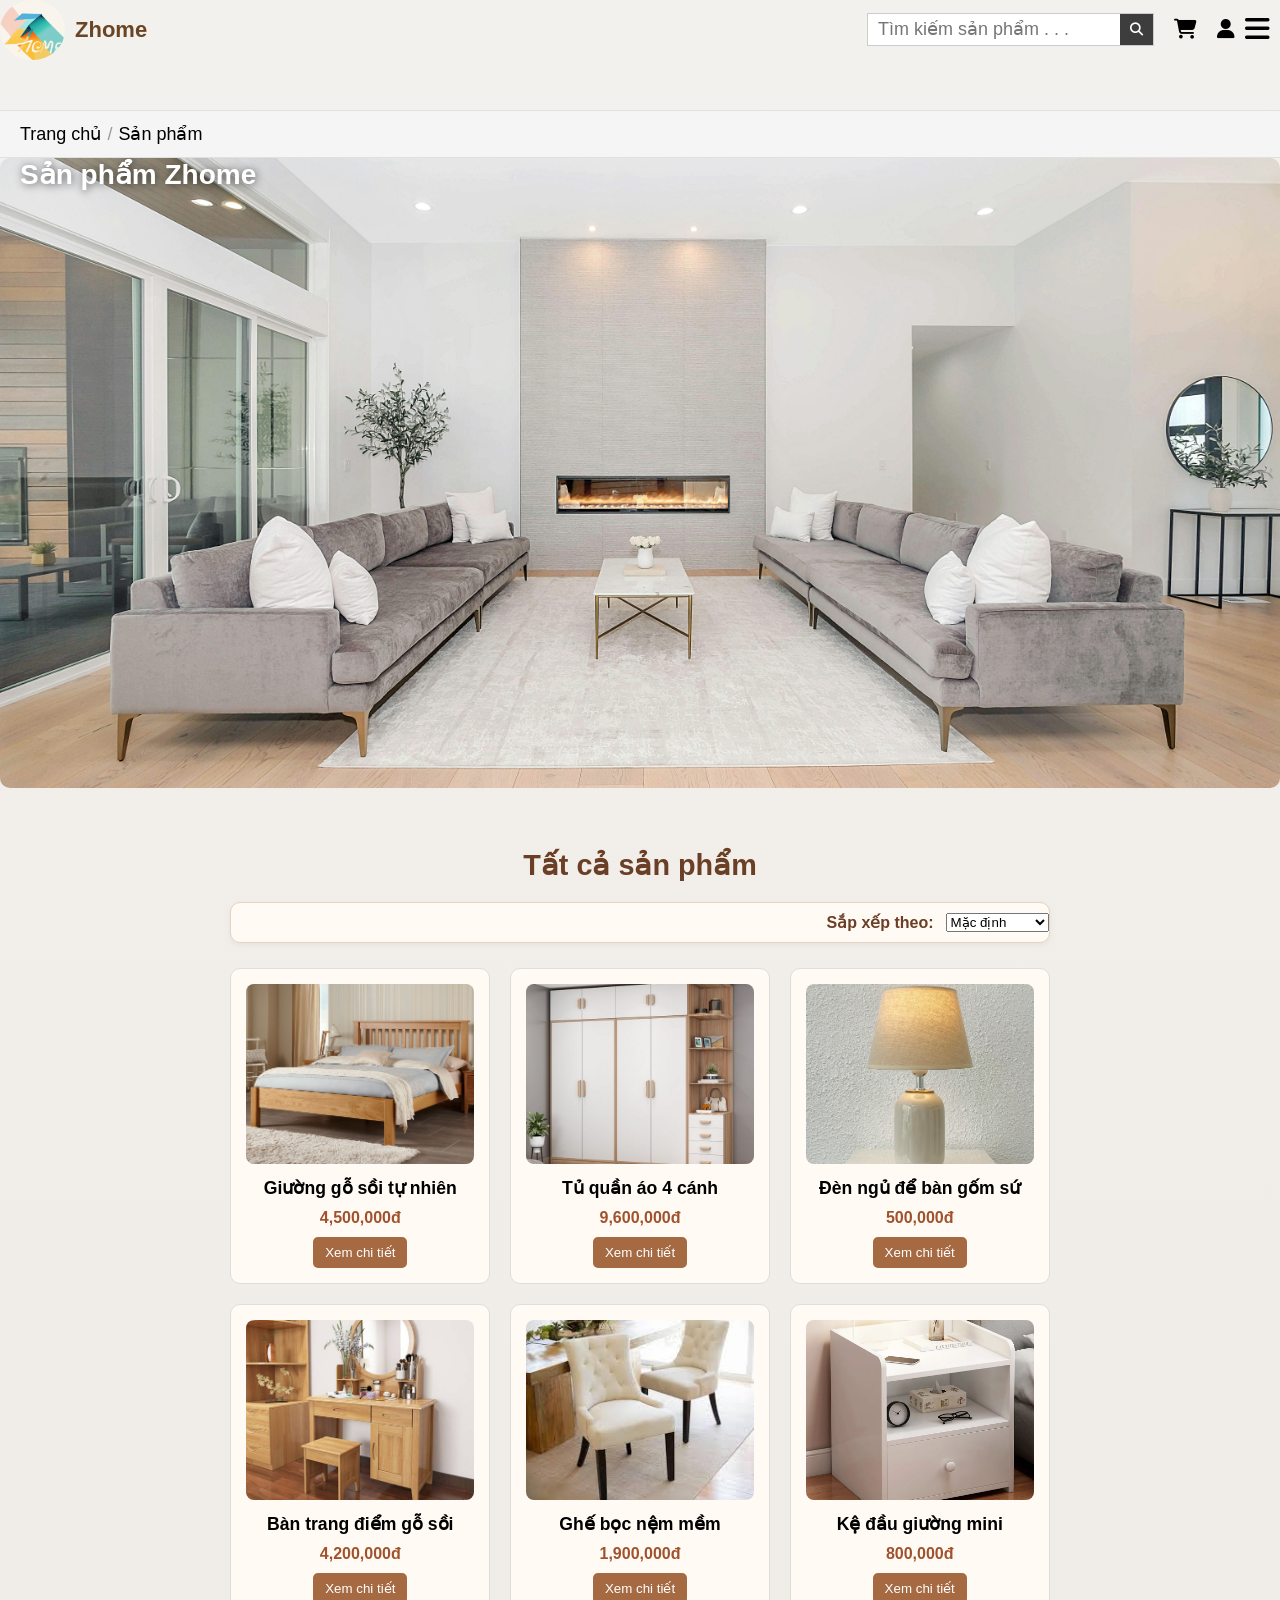
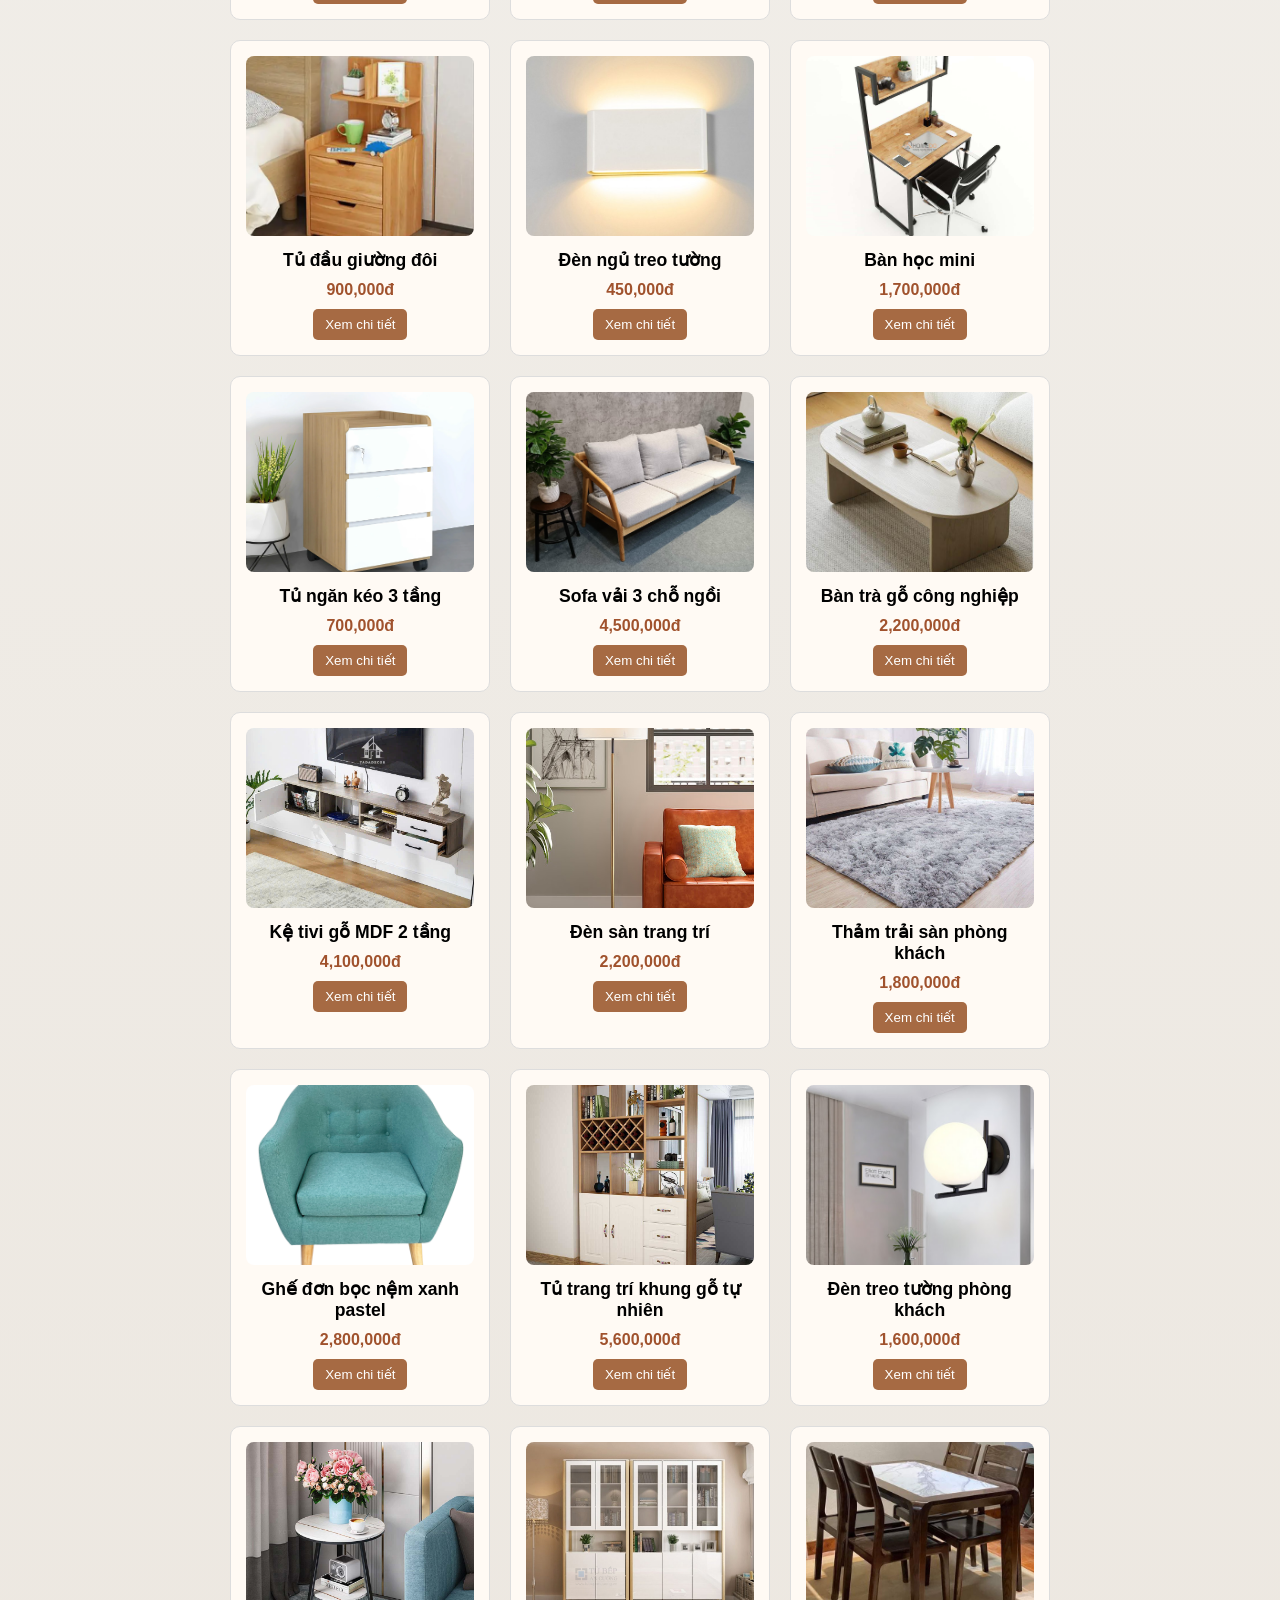
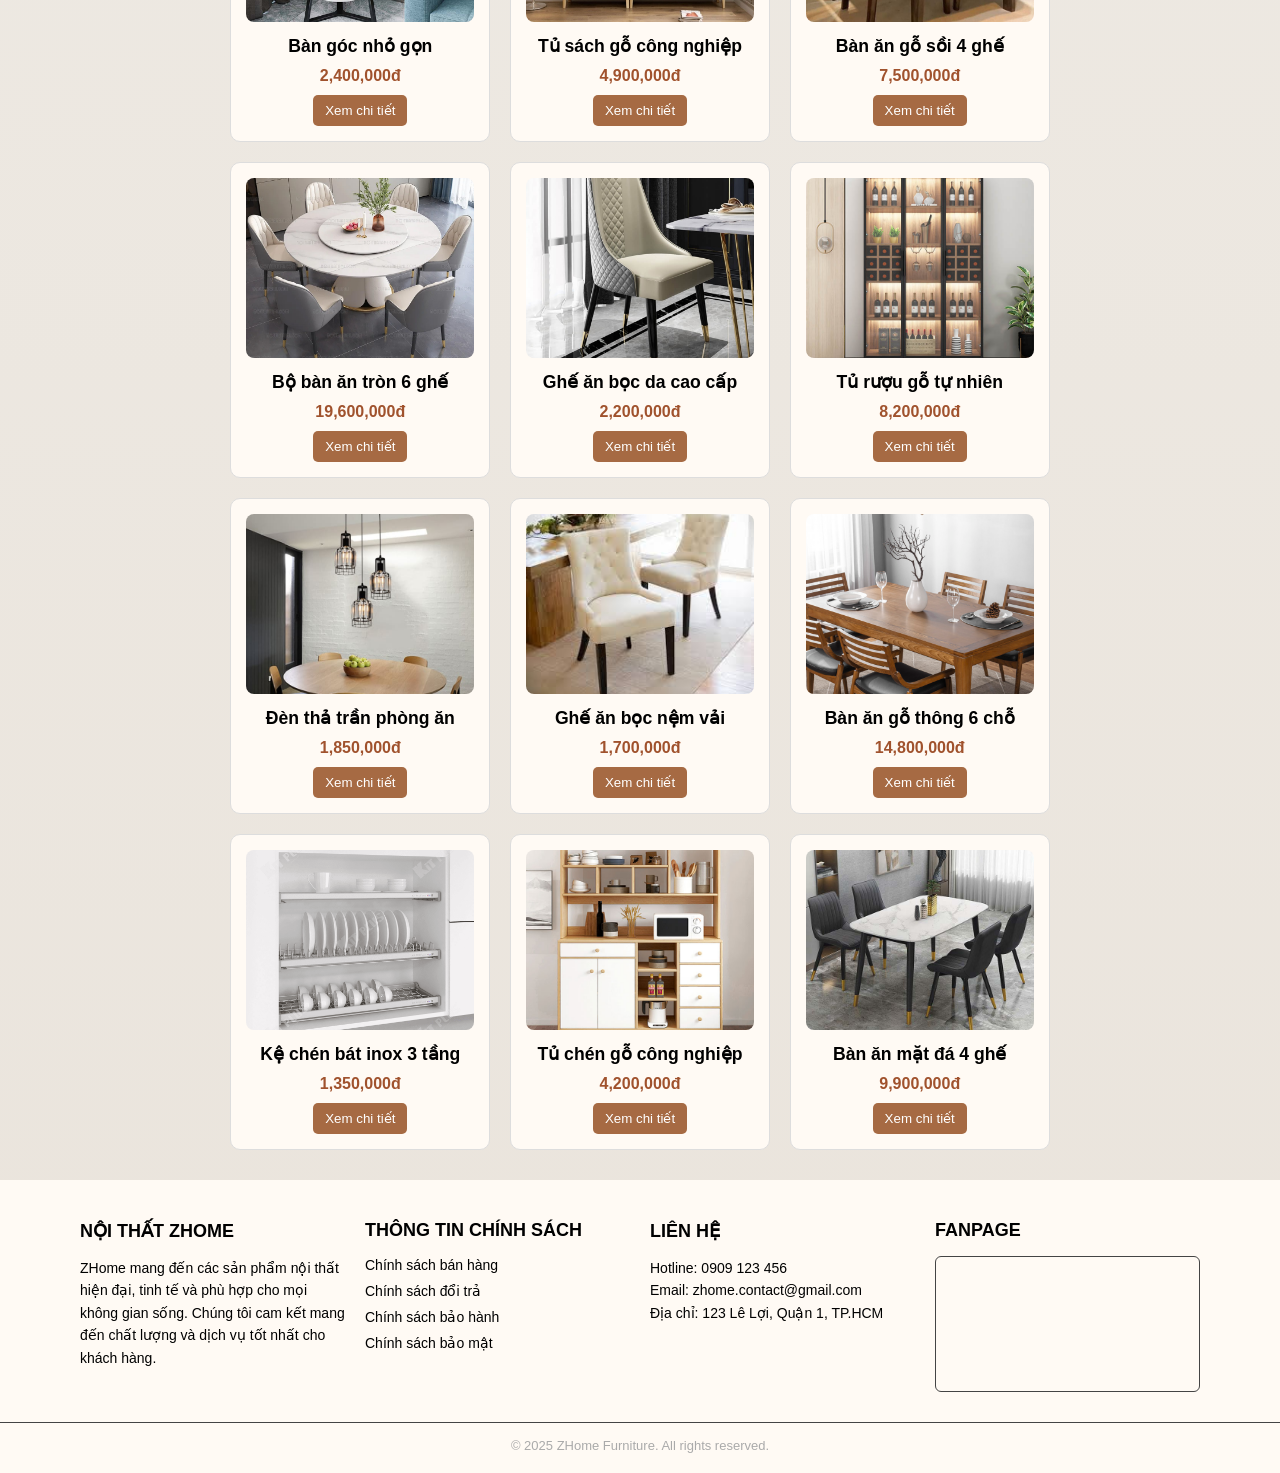
<file: products.html>
<!DOCTYPE html>
<html lang="vi">
  <head>
    <meta charset="UTF-8" />
    <meta name="viewport" content="width=device-width, initial-scale=1.0" />
    <title>Sản phẩm - Zhome</title>
    <link rel="stylesheet" href="src/css/products.css" />
    <link rel="stylesheet" href="src/css/nav.css" />
    <link rel="stylesheet" href="src/css/footer.css" />
    <link rel="stylesheet" href="src/css/breadcrumb.css" />
    <link
      rel="stylesheet"
      href="https://cdnjs.cloudflare.com/ajax/libs/font-awesome/6.4.2/css/all.min.css"
    />
  </head>
  <body>
    <!-- Thanh điều hướng (Navigation) -->
    <nav class="navbar">
      <div class="nav-left">
        <a href="index.html" class="brand">
          <img src="images/logo8 - Copy.jfif" alt="Zhome logo" class="logo" />
          <strong>Zhome</strong>
        </a>
      </div>
      <div class="nav-middle">
        <ul>
          <li class="dropdown">
            <a href="products.html">Sản phẩm</a>
            <ul class="dropdown-menu">
              <li><a href="products.html?category=bedroom">Phòng ngủ</a></li>
              <li>
                <a href="products.html?category=livingroom">Phòng khách</a>
              </li>
              <li><a href="products.html?category=diningroom">Phòng ăn</a></li>
              <li>
                <a href="products.html?category=office">Phòng làm việc</a>
              </li>
            </ul>
          </li>
          <li><a href="#">Khuyến mãi</a></li>
          <li><a href="#">Tin tức</a></li>
          <li><a href="about.html">Về Zhome</a></li>
        </ul>
      </div>
      <div class="nav-right">
        <form class="search-bar" id="search-form">
          <input
            type="search"
            id="search-input"
            placeholder="Tìm kiếm sản phẩm . . ."
          />
          <button type="submit"><i class="fa fa-search"></i></button>
        </form>
        <div class="cart">
          <a href="cart.html">
            <i class="fa fa-shopping-cart"></i>
            <span>Giỏ hàng</span>
          </a>
        </div>
        <div class="login">
          <a href="login.html">
            <i class="fa fa-user"></i>
            <span>Đăng nhập /</span>
          </a>
          <a href="register.html"> <span>Đăng ký</span> </a>
        </div>
      </div>

      <div class="menu-toggle">
        <i class="fa fa-bars"></i>
      </div>
    </nav>

    <!-- Breadcrumb -->
    <nav class="breadcrumb" id="breadcrumb"></nav>

    <header id="page-banner"></header>

    <main>
      <h1 id="category-title"></h1>
      <!-- SORT BY -->
      <div class="sort-container">
        <label for="sort">Sắp xếp theo:</label>
        <select id="sort">
          <option value="default">Mặc định</option>
          <option value="priceAsc">Giá tăng dần</option>
          <option value="priceDesc">Giá giảm dần</option>
        </select>
      </div>

      <div id="product-list" class="product-list"></div>
    </main>

    <footer class="footer">
      <div class="footer-container">
        <!-- Cột 1: Giới thiệu thương hiệu -->
        <div class="footer-column">
          <h3>NỘI THẤT ZHOME</h3>
          <p>
            ZHome mang đến các sản phẩm nội thất hiện đại, tinh tế và phù hợp
            cho mọi không gian sống. Chúng tôi cam kết mang đến chất lượng và
            dịch vụ tốt nhất cho khách hàng.
          </p>
        </div>

        <!-- Cột 2: Thông tin chính sách -->
        <div class="footer-column">
          <h3>THÔNG TIN CHÍNH SÁCH</h3>
          <ul>
            <li><a href="about.html">Chính sách bán hàng</a></li>
            <li><a href="about.html">Chính sách đổi trả</a></li>
            <li><a href="about.html">Chính sách bảo hành</a></li>
            <li><a href="about.html">Chính sách bảo mật</a></li>
          </ul>
        </div>

        <!-- Cột 3: Thông tin liên hệ -->
        <div class="footer-column">
          <h3>LIÊN HỆ</h3>
          <p>Hotline: 0909 123 456</p>
          <p>Email: zhome.contact@gmail.com</p>
          <p>Địa chỉ: 123 Lê Lợi, Quận 1, TP.HCM</p>
        </div>

        <!-- Cột 4: Fanpage -->
        <div class="footer-column">
          <h3>FANPAGE</h3>
          <div class="fanpage-box">
            <iframe
              src="https://www.facebook.com/plugins/page.php?
          href=https%3A%2F%2Fwww.facebook.com%2Fprofile.php%3Fid%3D61583227545841%26locale%3Dvi_VN&
          tabs=timeline&width=280&height=130&small_header=true&
          adapt_container_width=true&hide_cover=false&show_facepile=true"
              width="100%"
              height="130"
              style="border: none; overflow: hidden"
              scrolling="no"
              frameborder="0"
              allowfullscreen="true"
              allow="autoplay; clipboard-write; encrypted-media; picture-in-picture; web-share"
            >
            </iframe>
          </div>
        </div>
      </div>

      <!-- Bản quyền -->
      <div class="footer-bottom">
        <p>© 2025 ZHome Furniture. All rights reserved.</p>
      </div>
    </footer>

    <script src="src/js/products.js"></script>
    <script src="src/js/nav.js"></script>
    <script src="src/js/breadcrumb.js"></script>
    <script src="src/js/search.js"></script>
  </body>
</html>
</file>
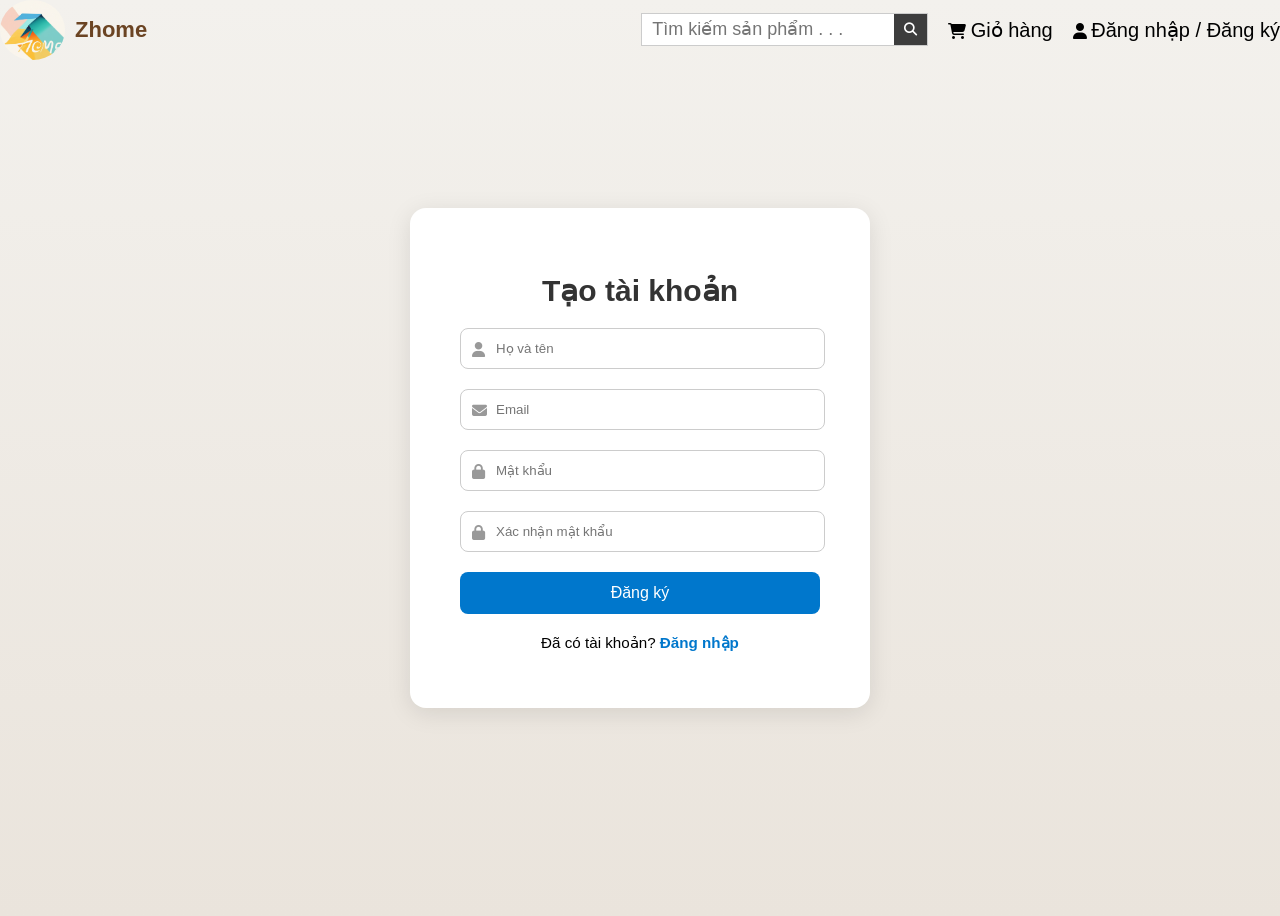
<file: register.html>
<!DOCTYPE html>
<html lang="vi">
  <head>
    <meta charset="UTF-8" />
    <meta name="viewport" content="width=device-width, initial-scale=1.0" />
    <title>Đăng ký - Zhome</title>
    <link rel="stylesheet" href="src/css/login.css" />
    <link rel="stylesheet" href="src/css/nav.css" />
    <link
      rel="stylesheet"
      href="https://cdnjs.cloudflare.com/ajax/libs/font-awesome/6.4.2/css/all.min.css"
    />
  </head>
  <body>
    <!-- Thanh điều hướng (Navigation) -->
    <nav class="navbar">
      <div class="nav-left">
        <a href="index.html" class="brand">
          <img src="images/logo8 - Copy.jfif" alt="Zhome logo" class="logo" />
          <strong>Zhome</strong>
        </a>
      </div>
      <div class="nav-middle">
        <ul>
          <li class="dropdown">
            <a href="products.html">Sản phẩm</a>
            <ul class="dropdown-menu">
              <li><a href="products.html?category=bedroom">Phòng ngủ</a></li>
              <li>
                <a href="products.html?category=livingroom">Phòng khách</a>
              </li>
              <li><a href="products.html?category=diningroom">Phòng ăn</a></li>
              <li>
                <a href="products.html?category=office">Phòng làm việc</a>
              </li>
            </ul>
          </li>
          <li><a href="#">Khuyến mãi</a></li>
          <li><a href="#">Tin tức</a></li>
          <li><a href="about.html">Về Zhome</a></li>
        </ul>
      </div>
      <div class="nav-right">
        <div class="search-bar" id="searchForm">
          <input
            type="text"
            id="searchInput"
            placeholder="Tìm kiếm sản phẩm . . ."
          />
          <button type="submit"><i class="fa fa-search"></i></button>
        </div>
        <div class="cart">
          <i class="fa fa-shopping-cart"></i>
          <a href="cart.html"> Giỏ hàng</a>
        </div>
        <div class="login">
          <i class="fa fa-user"></i>
          <a href="login.html"> Đăng nhập / </a>
          <a href="register.html"> Đăng ký</a>
        </div>
      </div>
    </nav>

    <div class="login-container">
      <div class="login-box">
        <h2>Tạo tài khoản</h2>
        <form id="registerForm">
          <div class="input-group">
            <i class="fa fa-user"></i>
            <input
              type="text"
              id="reg_fullname"
              placeholder="Họ và tên"
              required
            />
          </div>

          <div class="input-group">
            <i class="fa fa-envelope"></i>
            <input type="email" id="reg_email" placeholder="Email" required />
          </div>

          <div class="input-group">
            <i class="fa fa-lock"></i>
            <input
              type="password"
              id="reg_password"
              placeholder="Mật khẩu"
              required
            />
          </div>

          <div class="input-group">
            <i class="fa fa-lock"></i>
            <input
              type="password"
              id="reg_confirm"
              placeholder="Xác nhận mật khẩu"
              required
            />
          </div>

          <button type="submit" class="btn-login">Đăng ký</button>

          <p class="register-link">
            Đã có tài khoản?
            <a href="login.html">Đăng nhập</a>
          </p>
        </form>
      </div>
    </div>
    <script src="src/js/nav.js"></script>
    <script src="src/js/register.js"></script>
  </body>
</html>
</file>
<file: src/css/home.css>
* {
  margin: 0;
  padding: 0;
  box-sizing: border-box;
}

body {
  font-family: Arial, sans-serif;
  min-height: 200vh;
  background: linear-gradient(to bottom, #f3f1ed, #eae4dc);
}

header {
  height: 85vh;
  background: linear-gradient(to bottom, #f3f1ed, #eae4dc);
  position: relative;
  overflow: hidden;
}

/* ===== BANNER ===== */
.banner {
  position: absolute;
  bottom: 0;
  left: 0;
  width: 100%;
  height: 74vh;
  overflow: hidden; /* Cắt bỏ phần tràn*/
  z-index: 0;
}
.slides img {
  position: absolute;
  top: 0;
  left: 0;
  width: 100%;
  height: 100%;
  object-fit: cover;
  opacity: 0; /* ẩn các ảnh khác  */
  transition: opacity 1s ease-in-out;
}
.slides img.active {
  opacity: 1;
}
/* Nút mũi tên */
.banner button {
  position: absolute;
  top: 50%;
  transform: translateY(-50%);
  background-color: rgba(0, 0, 0, 0.4);
  color: white;
  border: none;
  font-size: 30px;
  padding: 8px 16px;
  cursor: pointer;
  border-radius: 50%;
  opacity: 0;
  transition: opacity 0.3s ease;
  z-index: 10;
}
/* Vị trí trái/phải */
.banner .prev {
  left: 20px;
}
.banner .next {
  right: 20px;
}
/* Hiện nút khi hover */
.banner:hover button {
  opacity: 1;
}
/* Hiệu ứng hover vào nút */
.banner button:hover {
  background-color: rgba(0, 0, 0, 0.6);
}

/* ===== Main ===== */
main {
  padding: 20px;
  text-align: center;
}
/* Toàn bộ bố cục phần sản phẩm */
.product-section {
  text-align: center;
  margin: 60px 0;
}

.product-section h2 {
  font-size: 1.8rem;
  color: #6b3e26;
  margin-bottom: 20px;
}

/* Bố trí 4 sản phẩm 1 hàng, tự xuống dòng */
.product-list {
  display: grid;
  grid-template-columns: repeat(auto-fit, minmax(250px, 1fr));

  gap: 20px;
  width: 80%;
  margin: 0 auto;
}
/* Responsive cho sản phẩm*/
@media (min-width: 1300px) {
  .product-list {
    grid-template-columns: repeat(4, 1fr);
  }
}
/* Khung 1 sản phẩm */
.product {
  text-align: center;
  padding: 15px;

  transition: transform 0.3s ease, box-shadow 0.3s ease;
}
.product:hover {
  transform: translateY(-5px);
  box-shadow: 0 4px 10px rgba(0, 0, 0, 0.1);
}
/* Ảnh sản phẩm */
.product img {
  width: 100%;
  height: 70%;
  object-fit: cover;
  border-radius: 8px;
}
/* Tên sản phẩm */
.product h3 {
  font-size: 18px;
  margin: 10px 0;
}
/* Giá */
.price {
  color: #a0522d;
  font-weight: bold;
}

/* Nút xem chi tiết */
.detail-btn {
  margin-top: 10px;
  background-color: #a66a43;
  color: #fff;
  border: none;
  padding: 8px 12px;
  border-radius: 5px;
  cursor: pointer;
}
.detail-btn:hover {
  background-color: #8b4513;
}

/* ===== CHÍNH SÁCH ƯU ĐÃI ===== */
.service-container {
  display: flex;
  flex-wrap: wrap;
  width: 90%;
  margin: 40px auto;
  background: #fff;
  border: 1px solid #ddd;
  justify-content: space-between;
  border-radius: 6px;
  height: 250px;
}
/* ITEM */
.service-item {
  flex: 1 1 25%;
  min-width: 200px;
  border-right: 1px solid #eee;
  display: flex;
  flex-direction: column;
  justify-content: center;
  align-items: center;
  transition: 0.3s;
  padding: 20px 10px;
}
.service-item:last-child {
  border-right: none;
}
.service-item:hover {
  background: #fafafa;
}
/* ICON */
.icon svg {
  width: 40px;
  height: 40px;
  stroke-width: 1; /* ↓ Mỏng hơn (1.5 → 1) */
  stroke: #666;
  color: #333;
}
.title {
  font-size: 18px;
  font-weight: 600;
  margin-top: 8px;
}
.subtitle {
  font-size: 14px;
  color: #777;
}
/* ===== RESPONSIVE CHO CHÍNH SÁCH ===== */
@media (max-width: 1024px) {
  .service-container {
    height: auto;
    padding: 10px 0;
  }
  .service-item {
    flex: 1 1 50%; /* Tablet chia 2 cột */
    border-right: none;
    border-bottom: 1px solid #eee;
  }
  .service-item:nth-child(odd) {
    border-right: 1px solid #eee;
  }
}

/* Mobile ≤700px: hiển thị thành 1 cột */
@media (max-width: 700px) {
  .service-container {
    flex-direction: column;
    height: auto;
  }
  .service-item {
    width: 100%;
    border-right: none !important;
    border-bottom: 1px solid #eee;
  }
  .service-item:last-child {
    border-bottom: none;
  }
}

/* ===== RESPONSIVE DESIGN ===== */

/* Màn hình từ 992px trở xuống (2 cột) */
@media (max-width: 992px) {
  .service-container {
    width: 90%; /* Cho container rộng hơn trên tablet */
  }
  .service-item {
    flex: 1 1 50%; /* 2 item trên 1 hàng (50%) */
    border-bottom: 1px solid #eee;
  }

  /* Thiết lập lại border-right cho item thứ 2 */
  .service-item:nth-child(2) {
    border-right: none;
  }

  /* Đảm bảo item 1 và 3 có border-right */
  .service-item:nth-child(odd) {
    border-right: 1px solid #eee;
  }

  /* Loại bỏ border-bottom cho item 3 và 4 */
  .service-item:nth-child(3),
  .service-item:nth-child(4) {
    border-bottom: none;
  }
}

/* Màn hình từ 576px trở xuống (1 cột) */
@media (max-width: 576px) {
  .service-container {
    width: 100%; /* Full width trên điện thoại */
  }
  .service-item {
    flex: 1 1 100%; /* 1 item trên 1 hàng (100%) */
    border-right: none !important;
    border-bottom: 1px solid #eee;
    padding: 25px 10px;
  }

  /* Loại bỏ border-bottom cho item cuối cùng */
  .service-item:last-child {
    border-bottom: none;
  }
}

/* ===== GỢI Ý SẢN PHẨM ===== */
.suggestion-section {
  width: 100%;
  margin: 40px auto;
  text-align: center;
}

.suggestion-section h2 {
  margin-bottom: 20px;
}

/* KHUNG GIỚI HẠN */
.carousel-wrapper {
  width: 1350px; /* hiển thị vừa 4 sản phẩm (4×250px + khoảng cách) */
  overflow: hidden;
  margin: 0 auto;
  position: relative;
}

/* ĐƯỜNG CHẠY BĂNG CHUYỀN */
#suggestion-track {
  display: flex;
  width: max-content;
  animation: scrollCarousel 35s linear infinite;
}

/* SẢN PHẨM */
.product-card {
  flex: 0 0 auto;
  width: 250px;
  margin-right: 25px;
  background: #fff;
  border-radius: 10px;
  text-align: center;
  box-shadow: 0 2px 6px rgba(0, 0, 0, 0.1);
  transition: transform 0.3s ease;
}

.product-card img {
  width: 100%;
  height: 80%;
  border-radius: 10px 10px 0 0;
}

.product-card:hover {
  transform: scale(1.05);
}

/* BĂNG CHUYỀN CHUYỂN ĐỘNG LIÊN TỤC */
@keyframes scrollCarousel {
  from {
    transform: translateX(0);
  }
  to {
    transform: translateX(-50%);
  }
}
</file>
<file: src/css/nav.css>
html,
body {
  overflow-x: hidden;
}

.navbar {
  position: fixed;
  top: 0;
  left: 0;
  width: 100%;
  display: flex;
  align-items: center;
  justify-content: space-between;

  background-color: transparent;
  transition: background-color 1s ease, box-shadow 1s ease, color 1s ease;
  z-index: 1000;
  font-family: Arial, sans-serif;
}
.navbar.scrolled {
  background-color: white;
  box-shadow: 0 2px 10px rgba(0, 0, 0, 0.2);
}

/* ===== Logo + Zhome ===== */
.nav-left .brand {
  display: flex;
  align-items: center;
  text-decoration: none;
  color: #6b4423;
  font-size: 30px;
}
.nav-left .brand .logo {
  width: 90px;
  height: auto;
  margin-right: 10px;
  border-radius: 50%;
}
/* ===== Search + Cart + Login ===== */
.nav-right {
  display: flex;
  align-items: center;
  margin-left: auto;
  gap: 20px;
}
.search-bar {
  display: flex;
  border: 1px solid #ccc;
  background-color: white;
}

.search-bar input {
  background-color: none;
  border: none;
  outline: none; /* xóa viền khi click */
  font-size: 18px;
  padding: 5px 10px;
  flex: 1;
}

.search-bar button {
  border: none;
  background-color: #3d3d3d;
  color: white;
  padding: 5px 10px;
}

.cart a {
  color: black;
  text-decoration: none;
  font-size: 20px;
}

.login a {
  color: black;
  text-decoration: none;
  font-size: 20px;
}
/* ===== USER LOGIN SAU KHI ĐĂNG NHẬP ===== */
/* Text: Xin chào, Username */
.nav-right .login .user-info {
  font-size: 14px;
  color: #444;
}
.nav-right .login .user-info strong {
  color: #6b3e26; /* Nhấn mạnh tên */
}

/* Nút logout */
.logout-btn {
  margin-left: 6px;
  color: #d9534f;
  font-weight: 600;
  text-decoration: none;
  padding: 2px 6px;
  border-radius: 4px;
  transition: 0.3s;
}

.logout-btn:hover {
  background: rgba(217, 83, 79, 0.1);
  color: #c9302c;
}

/* ===== MENU LIÊN KẾT CÁC MỤC ===== */
.nav-middle ul {
  display: flex;
  list-style: none;
  padding: 0;
  margin: 0;
}
.nav-middle ul li {
  margin-left: 20px;
}
.nav-middle ul li a {
  text-decoration: none;
  color: black;
  font-size: 24px;
  padding: 6px 10px;

  border-radius: 6px;
  transition: all 0.3s ease;
}
.nav-middle li a:hover {
  color: black;
  background-color: rgba(0, 0, 0, 0.08);
  box-shadow: 0 0 6px rgba(0, 0, 0, 0.1);
}
.navbar.scrolled .nav-middle li a:hover {
  color: #d2b48c;
}

/* ===== DROPDOWN MENU CHO SẢN PHẨM ===== */
.dropdown {
  position: relative; /* để menu con định vị tuyệt đối theo nó */
}

.dropdown-menu {
  position: absolute; /* đặt theo vị trí của phần tử cha */
  top: 120%; /* nằm ngay dưới chữ “Sản phẩm” */
  left: 0;
  background-color: white;
  list-style: none;
  padding: 8px 0;
  margin: 0;
  border-radius: 8px;
  box-shadow: 0 4px 10px rgba(0, 0, 0, 0.1);

  /* Ẩn mặc định */
  opacity: 0;
  visibility: hidden;
  transform: translateY(-10px);
  transition: all 0.25s ease;
  min-width: 200px;
  z-index: 999;
}

/* Khi hover vào .dropdown thì mới hiện menu con */
.dropdown:hover .dropdown-menu {
  opacity: 1;
  visibility: visible;
  transform: translateY(0);
}

/* Style item trong dropdown */
.dropdown-menu li a {
  display: flex;
  padding: 10px 16px;
  text-decoration: none;
  font-size: 18px;
  justify-content: space-between;
  align-items: center;
}

.dropdown-menu li a:hover {
  color: #00bfff;
}
.navbar.scrolled .dropdown-menu li a:hover {
  color: #00bfff;
}

/*===== RESPONSIVE NAVBAR =====*/

/* Ẩn hamburger khi màn hình lớn */
.menu-toggle {
  font-size: 28px;
  cursor: pointer;
  display: none;
  padding: 10px;
}

/*===== Màn hình nhỏ hơn 1500px =====*/
@media (max-width: 1500px) {
  /* Hiện hamburger */
  .menu-toggle {
    display: block;
  }

  /* Ẩn nav-middle (menu chính), ẩn nav-right (search + giỏ + login) */
  .nav-middle {
    display: none;
  }

  /* Khi mở menu -> show */
  .navbar.show-menu {
    position: relative;
  }
  .navbar.show-menu .nav-middle {
    position: absolute;
    top: 100%;
    right: 0;
    z-index: 10;

    display: flex;
    flex-direction: column;
    width: 100%;
    background: white;
    padding: 15px 0;
    box-shadow: 0 5px 20px rgba(0, 0, 0, 0.15);
  }

  /* Căn menu dọc */
  .nav-middle ul {
    flex-direction: column;
    width: 100%;
    padding-left: 0;
  }
  .nav-middle ul li {
    width: 100%;
    margin: 0;
  }
  .nav-middle ul li a {
    width: 100%;
    display: block;
    padding: 12px 20px;
    font-size: 20px;
  }

  .cart span {
    display: none;
  }
  .login span {
    display: none;
  }
  .nav-left .brand strong {
    font-size: 22px;
  }

  .nav-left .brand .logo {
    width: 65px;
  }
}

/* ===== Màn hình nhỏ hơn 600px ===== */
@media (max-width: 700px) {
  .nav-right {
    gap: 1px;
  }
  .nav-left .brand strong {
    font-size: 22px;
  }

  .nav-left .brand .logo {
    width: 65px;
  }

  .nav-right a,
  .nav-middle ul li a {
    font-size: 18px;
  }
}
</file>
<file: src/css/footer.css>
/* Footer tổng thể */
.footer {
  background-color: #fffaf4;
  color: black;
  padding: 40px 0 20px;
  font-family: "Arial", sans-serif;
  margin: 0 auto;
  width: 100%;
}

/* Chia layout 4 cột */
.footer-container {
  display: flex;
  flex-wrap: wrap; /* Cho responsive khi thu nhỏ */
  justify-content: space-between;
  max-width: 1200px;
  margin: 0 auto;
  padding: 0 40px;
  gap: 20px;
}

/* Mỗi cột footer */
.footer-column {
  flex: 1 1 250px; /* Co giãn đều giữa các cột */
  min-width: 200px;
}

.footer-column h3 {
  font-size: 18px;
  color: black;
  margin-bottom: 15px;
}

.footer-column p {
  line-height: 1.6;
  font-size: 14px;
}

/* Danh sách liên kết */
.footer-column ul {
  list-style: none;
  padding: 0;
}

.footer-column ul li {
  margin-bottom: 8px;
}

.footer-column ul li a {
  color: black;
  text-decoration: none;
  transition: color 0.3s;
  font-size: 14px;
}

.footer-column ul li a:hover {
  color: #00bfff; /* xanh trời */
}

/* Fanpage */
.fanpage-box {
  border: 1px solid #444;
  border-radius: 6px;
  overflow: hidden;
}

/* Đường line bản quyền cuối footer */
.footer-bottom {
  text-align: center;
  border-top: 1px solid #444;
  margin-top: 30px;
  padding-top: 15px;
  font-size: 13px;
  color: #aaa;
}
</file>
<file: src/css/about.css>
* {
  margin: 0;
  padding: 0;
  box-sizing: border-box;
}

body {
  font-family: Arial, sans-serif;
  min-height: 200vh;
  background: linear-gradient(to bottom, #f3f1ed, #eae4dc);
}
main {
  margin-top: 60px;
}
/* Phần main */
/* Khối Giới thiệu về Zhome */
.first-main {
  width: 80%;
  margin: 50px;
  background-color: #faf8f5;
  padding: 50px;
  border-radius: 40px;
  color: #3a3a3a;
  font-family: "Segoe UI", Tahoma, Geneva, Verdana, sans-serif;
  line-height: 1.8;
  box-shadow: 0 4px 15px rgba(0, 0, 0, 0.1);
  font-size: 30px;
}

/* chỉnh chữ "Chúng tôi là Zhome Việt Nam" */
.first-main h1 {
  color: #055e61;
  font-size: 40px;
  font-weight: 700;
  border-bottom: 3px solid #c9a26b;
  display: inline-block;
  padding-bottom: 10px;
}

/* Đoạn văn cách đều, dễ đọc hơn */
.first-main p {
  margin-bottom: 15px;
  text-indent: 30px;
}

/*khối Thông tin chính sách */
.last-main {
  width: 80%;
  margin: 50px 50px 50px auto;
  background-color: #faf8f5;
  padding: 50px;

  border-radius: 40px;
  color: #3a3a3a;
  font-family: "Segoe UI", Tahoma, Geneva, Verdana, sans-serif;
  line-height: 1.8;
  box-shadow: 0 4px 15px rgba(0, 0, 0, 0.1); /* đổ bóng nhẹ để nổi khối */
  font-size: 30px;
}

/* chỉnh chữ "thông tin chính sách" to hơn đẹp hơn*/
.last-main h1 {
  color: #055e61;
  font-size: 40px;
  font-weight: 700;
  border-bottom: 3px solid #c9a26b;
  display: inline-block;
  padding-bottom: 10px;
}

/* chỉnh các phần tiêu đề to hơn*/
.last-main h3 {
  color: #055e61;
  font-size: 25px;
  font-weight: 700;
  border-bottom: 3px solid #c9a26b;
  display: inline-block;
  padding-bottom: 10px;
}

/* Đoạn văn cách đều, dễ đọc hơn */
.last-main p {
  margin-bottom: 15px;
}

/* ===== Phần giới thiệu thành viên ===== */
.team {
  text-align: center;
  padding: 50px 0;
  background-color: #faf8f5;
}

.team h2 {
  font-size: 2rem;
  margin-bottom: 30px;
  color: #333;
}

.team-container {
  display: flex;
  justify-content: center;
  flex-wrap: wrap;
  gap: 60px;
}

.member {
  width: 250px;
  padding: 20px;
  transition: transform 0.3s ease;
}

.member:hover {
  transform: translateY(-8px);
}

.member img {
  width: 120px; /* Kích thước cố định cho avatar */
  height: 120px;
  border-radius: 50%;
  object-fit: cover; /* Giúp ảnh không bị méo */
  margin-bottom: 15px;
  border: 3px solid #eee;
  display: block;
  margin-left: auto;
  margin-right: auto;
}
</file>
<file: src/css/breadcrumb.css>
.breadcrumb {
  width: 100%;
  padding: 12px 20px;
  background-color: #F5F5F5;
  border-top: 1px solid #e0e0e0;
  border-bottom: 1px solid #e0e0e0;

  font-size: 18px;
  color: black;
  display: flex;
  flex-wrap: wrap;
  gap: 6px;
  align-items: center;
  margin-top: 110px;
}

.breadcrumb a {
  text-decoration: none;
  color: black;
  transition: color 0.3s;
}

.breadcrumb a:hover {
  color: #fcf4a3;
}

.breadcrumb span {
  color: #9e9999;
}
</file>
<file: src/css/cart.css>
html,
body {
  font-family: Arial, sans-serif;
  background: linear-gradient(to bottom, #f3f1ed, #eae4dc);
}

main {
  margin: 40px auto;
  min-height: calc(100vh - 200px);
  width: 95%;
  padding: 0 20px;
}

/* ===== CSS CHO NỘI DUNG MAIN =====*/
.cart-bar {
  display: flex;
  align-items: center;
  justify-content: space-between;
  padding: 15px 0;
  border-bottom: 2px solid #ddd;
  margin-bottom: 20px;
}

.cart-left {
  font-weight: bold;
  color: #6b3e26;
}

.cart-left span {
  font-size: 28px;
}

.cart-right {
  display: flex;
  flex-direction: column;
  align-items: flex-end;
  gap: 10px;
}

.cart-buttons {
  display: flex;
  gap: 15px;
}

/* ===== CSS CHO BUTTON  ===== */
button {
  cursor: pointer;
  transition: background-color 0.2s;
}

.discount-btn {
  background-color: #f0f0f0;
  color: #666;
  border: 1px solid #ccc;
  border-radius: 6px;
  padding: 8px 16px;
  font-size: 14px;
  font-weight: bold;
}

.discount-btn:hover {
  background-color: #e0e0e0;
}

.clear-cart-btn {
  background-color: #5a5a5a;
  color: #fff;
  border: none;
  border-radius: 8px;
  padding: 12px 20px;
  font-size: 16px;
  font-weight: bold;
}

.clear-cart-btn:hover {
  background-color: #333;
}

#checkout-btn {
  background-color: #d9534f;
  color: #fff;
  border: none;
  border-radius: 8px;
  padding: 12px 20px;
  font-size: 18px;
  font-weight: bold;
}

#checkout-btn:hover {
  background-color: #c9302c;
}

#payment {
  display: none;
  margin-left: auto;
  margin-right: 50px;
}

.total {
  font-weight: bold;
  color: #000;
  margin-top: 20px;
  font-size: 18px;
}

.cart-list {
  list-style: none;
  max-width: 1200px;

  flex-direction: column;
  align-items: center;
}

.cart-items {
  display: flex;
  align-items: center;
  background: #fffaf4;
  width: 90%;
  justify-content: space-between;
  border-radius: 18px;

  margin-top: 20px;
  padding: 10px 20px;
}

.item-img {
  padding: 10px;
  margin-left: 10px;
  border-radius: 18px;
}

.item-control {
  display: flex;
  align-items: center;
  gap: 12px;
}

.quantity-control {
  display: flex;
  align-items: center;
  background-color: #f0f0f0;
  border-radius: 20px;
  padding: 4px 8px;
}

.qty-btn {
  display: flex;
  background-color: white;
  border: none;
  border-radius: 50%;
  width: 26px;
  height: 26px;
  font-size: 18px;
  align-items: center;
  justify-content: center;
  cursor: pointer;
}

.quantity {
  display: flex;
  display: inline-block;
  width: 24px;
  text-align: center;
  font-weight: 600;
  font-size: 16px;
}

.remove-btn {
  display: flex;
  border: none;
  background-color: #f0f0f0;
  border-radius: 50%;
  width: 32px;
  height: 32px;
  cursor: pointer;
  align-items: center;
  justify-content: center;
}

.item-info {
  display: flex;
  flex-direction: column;
  justify-content: flex-start;
  gap: 10px;
  flex: 1;
  margin-left: 20px;
}

.item-name {
  font-size: 20px;
  font-weight: 700;
  color: black;
}

/* Giá sản phẩm */
.item-price {
  margin: 0;
  color: black;
  font-weight: 500;
}

.item-price span {
  color: #a0522d;
  font-weight: 600;
}

/* ===== POPUP THANH TOÁN QR ===== */
#payment-box {
  position: fixed;
  top: 340px;
  right: 30px;
  background: #fff7ed;
  padding: 18px;
  border-radius: 14px;
  width: 330px;
  display: none;
  box-shadow: 0 4px 15px rgba(0, 0, 0, 0.12);
  animation: fadeIn 0.35s ease;
}
#payment-box.show {
  display: block;
}

#payment-box h3 {
  color: #6b3e26;
  margin-bottom: 10px;
  font-size: 18px;
}

.pay-info {
  font-size: 15px;
  margin: 6px 0;
  font-weight: 600;
}
/* QR thanh toán */
#payment-box img {
  width: 80%;
  border-radius: 10px;
  margin: 10px auto;
  display: block;
}

/* Responsive */
@media (max-width: 600px) {
  #payment-box {
    width: 30%;
    right: 5%;
    bottom: 10px;
  }
}

@keyframes fadeIn {
  from {
    opacity: 0;
    transform: translateY(10px);
  }
  to {
    opacity: 1;
    transform: translateY(0);
  }
}
</file>
<file: src/css/login.css>
/* Toàn bộ trang căn giữa */
body {
  font-family: Arial, sans-serif;
  background: linear-gradient(to bottom, #f3f1ed, #eae4dc);
}

.login-container {
  display: flex;
  justify-content: center;
  align-items: center;
  height: 100vh;
  margin: 0;
}
/* Hộp login */
.login-box {
  background: #fff;
  padding: 40px 50px;
  border-radius: 16px;
  box-shadow: 0 5px 25px rgba(0, 0, 0, 0.1);
  width: 360px;
  text-align: center;
  font-size: 15px;
}

.login-box h2 {
  color: #333;
  margin-bottom: 20px;
  font-size: 2em;
}

/* Ô nhập */
.input-group {
  position: relative;
  margin-bottom: 20px;
}

.input-group i {
  position: absolute;
  left: 12px;
  top: 50%;
  transform: translateY(-50%);
  color: #999;
}

.input-group input {
  width: 80%;
  padding: 12px 40px 12px 35px;
  border-radius: 8px;
  border: 1px solid #ccc;
  outline: none;
  transition: all 0.2s ease;
}

.input-group input:focus {
  border-color: #0077cc;
  box-shadow: 0 0 0 3px rgba(0, 119, 204, 0.1);
}

/* Nút đăng nhập */
.btn-login {
  width: 100%;
  background: #0077cc;
  color: #fff;
  border: none;
  border-radius: 8px;
  padding: 12px;
  cursor: pointer;
  font-size: 1rem;
  transition: background 0.2s ease;
}

.btn-login:hover {
  background: #005fa3;
}

/* Dòng tạo tài khoản */
.register-link {
  margin-top: 20px;
  font-size: 0.95rem;
}

.register-link a {
  color: #0077cc;
  text-decoration: none;
  font-weight: 600;
}

.register-link a:hover {
  text-decoration: underline;
}
</file>
<file: src/css/products.css>
* {
  margin: 0;
  padding: 0;
  box-sizing: border-box;
}

body {
  font-family: Arial, sans-serif;
  min-height: 200vh;
  background: linear-gradient(to bottom, #f3f1ed, #eae4dc);
}

/* ===== Phần banner ===== */
#page-banner {
  width: 100%;
  height: 70vh; /* chiều cao banner */
  background-size: cover;
  background-position: center;
  position: relative;
  display: none; /* mặc định ẩn, JS sẽ bật */
  margin-bottom: 30px;
  border-radius: 10px;
  overflow: hidden;
}

/* Tiêu đề banner ở dưới góc trái */
.banner-title {
  position: absolute;
  left: 20px;
  color: #fff;
  font-size: 28px;
  font-weight: bold;
  text-shadow: 1px 1px 8px rgba(0, 0, 0, 0.6);
}

/* ===== Phần main ===== */

main {
  padding: 30px 10%;
}

#category-title {
  font-size: 1.8rem;
  color: #6b3e26;
  margin-bottom: 20px;
  text-align: center;
}

.product-list {
  display: grid;
  grid-template-columns: repeat(auto-fit, minmax(250px, 1fr));

  gap: 20px;
  width: 80%;
  margin: 0 auto;
}
/* Responsive cho sản phẩm*/
@media (min-width: 1300px) {
  .product-list {
    grid-template-columns: repeat(4, 1fr);
  }
}
/* Khung 1 sản phẩm */
.product {
  background-color: #fffaf4;
  border: 1px solid #ddd;
  border-radius: 10px;
  text-align: center;
  padding: 15px;

  transition: transform 0.3s ease, box-shadow 0.3s ease;
}

.product:hover {
  transform: translateY(-5px);
  box-shadow: 0 4px 10px rgba(0, 0, 0, 0.1);
}

.product img {
  width: 100%;
  height: 180px;
  object-fit: cover;
  border-radius: 8px;
}

.product h3 {
  margin: 10px 0;
  font-size: 1.1rem;
}

.product .price {
  color: #a0522d;
  font-weight: bold;
}

.detail-btn {
  margin-top: 10px;
  background-color: #a66a43;
  color: #fff;
  border: none;
  padding: 8px 12px;
  border-radius: 5px;
  cursor: pointer;
}

.detail-btn:hover {
  background-color: #8b4513;
}

/* ===== PHẦN SẮP XẾP (Sort) ===== */
.sort-container {
  width: 80%;
  margin: 0 auto 25px auto;
  display: flex;
  justify-content: flex-end;
  align-items: center;
  gap: 12px;
  padding: 10px 0;
  background: #fffaf4;
  border-radius: 10px;
  border: 1px solid #e5d4c3;
  box-shadow: 0 2px 6px rgba(0, 0, 0, 0.05);
}

/* Label chữ "Sắp xếp" */
.sort-container label {
  font-size: 1rem;
  color: #6b3e26;
  font-weight: 600;
}

/* Select dropdown */
#sort-select {
  padding: 10px 18px;
  border: 1px solid #d8c3b1;
  border-radius: 8px;
  font-size: 1rem;
  cursor: pointer;
  background-color: #fff;
  color: #333;
  transition: all 0.2s ease;
  outline: none;
}

/* Responsive cho sort-container */
@media (max-width: 1024px) {
  .sort-container {
    width: 90%;
    text-align: left;
  }
}
</file>
